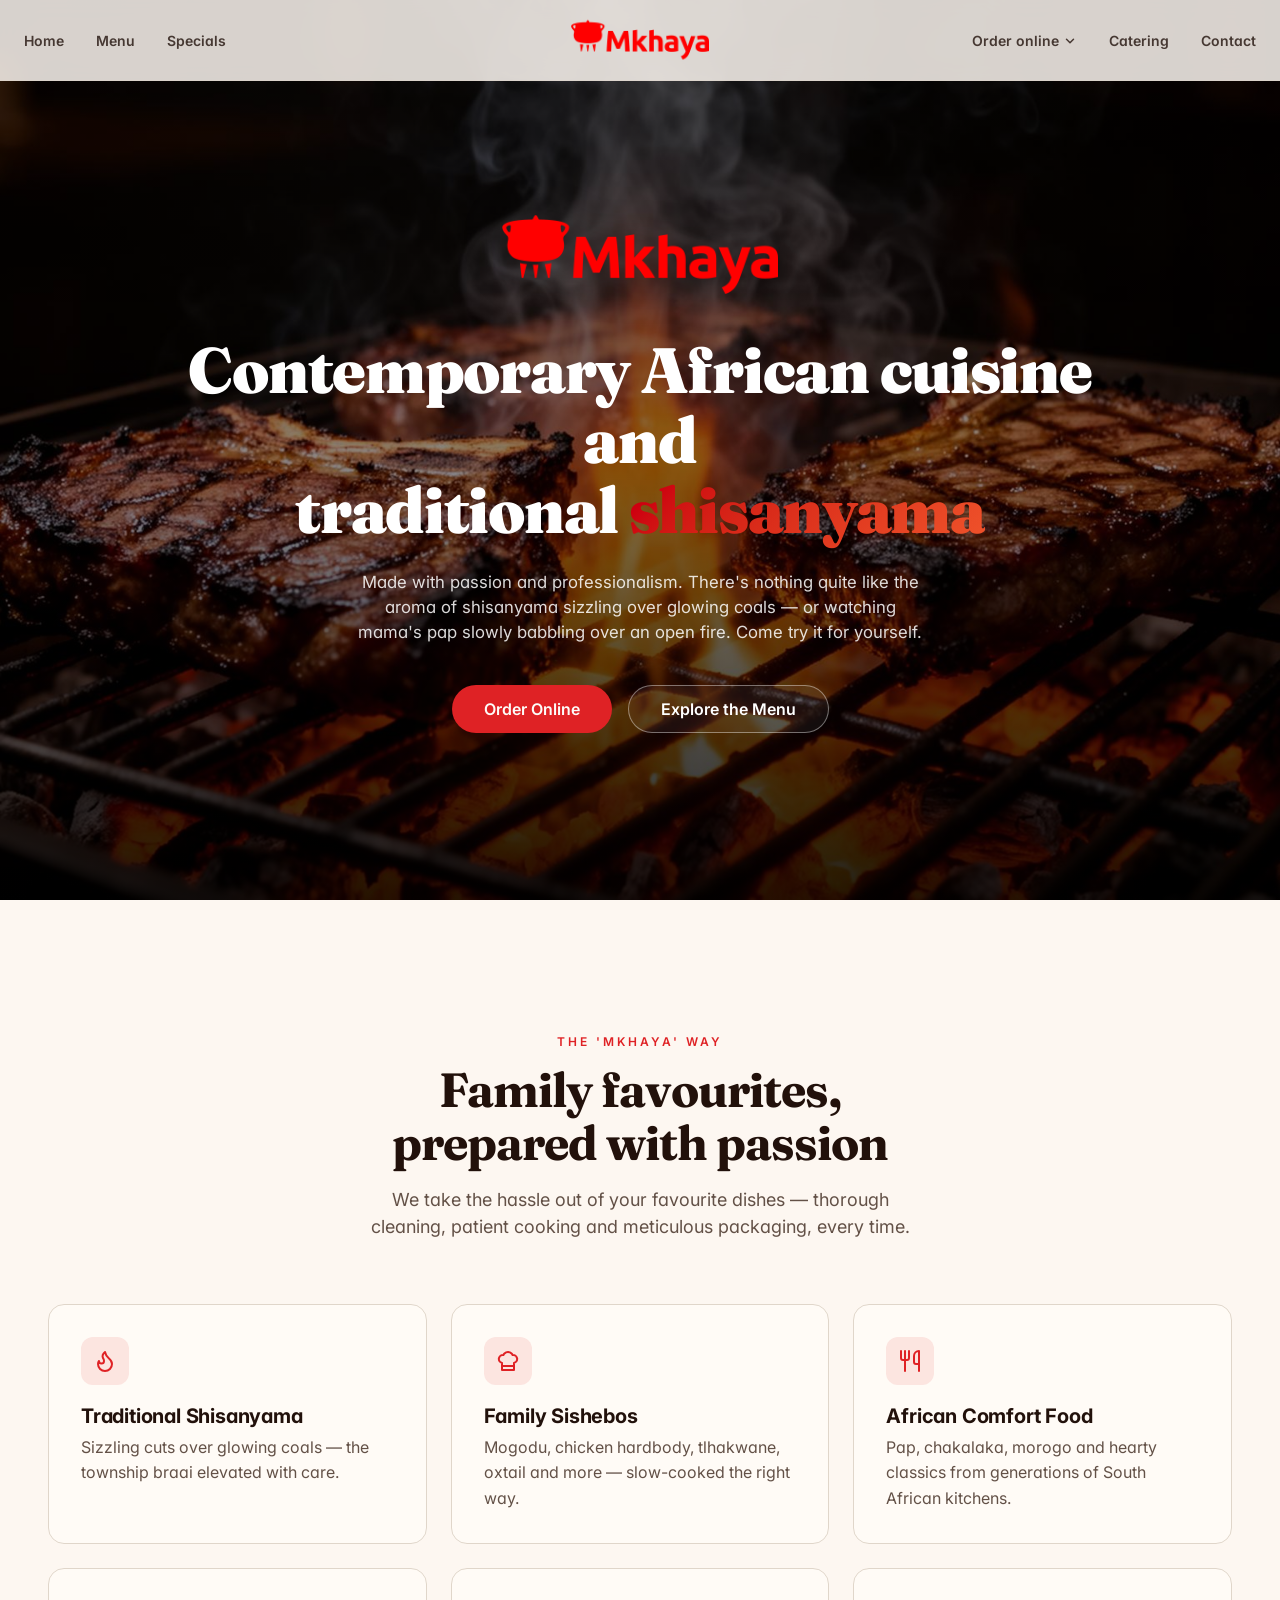
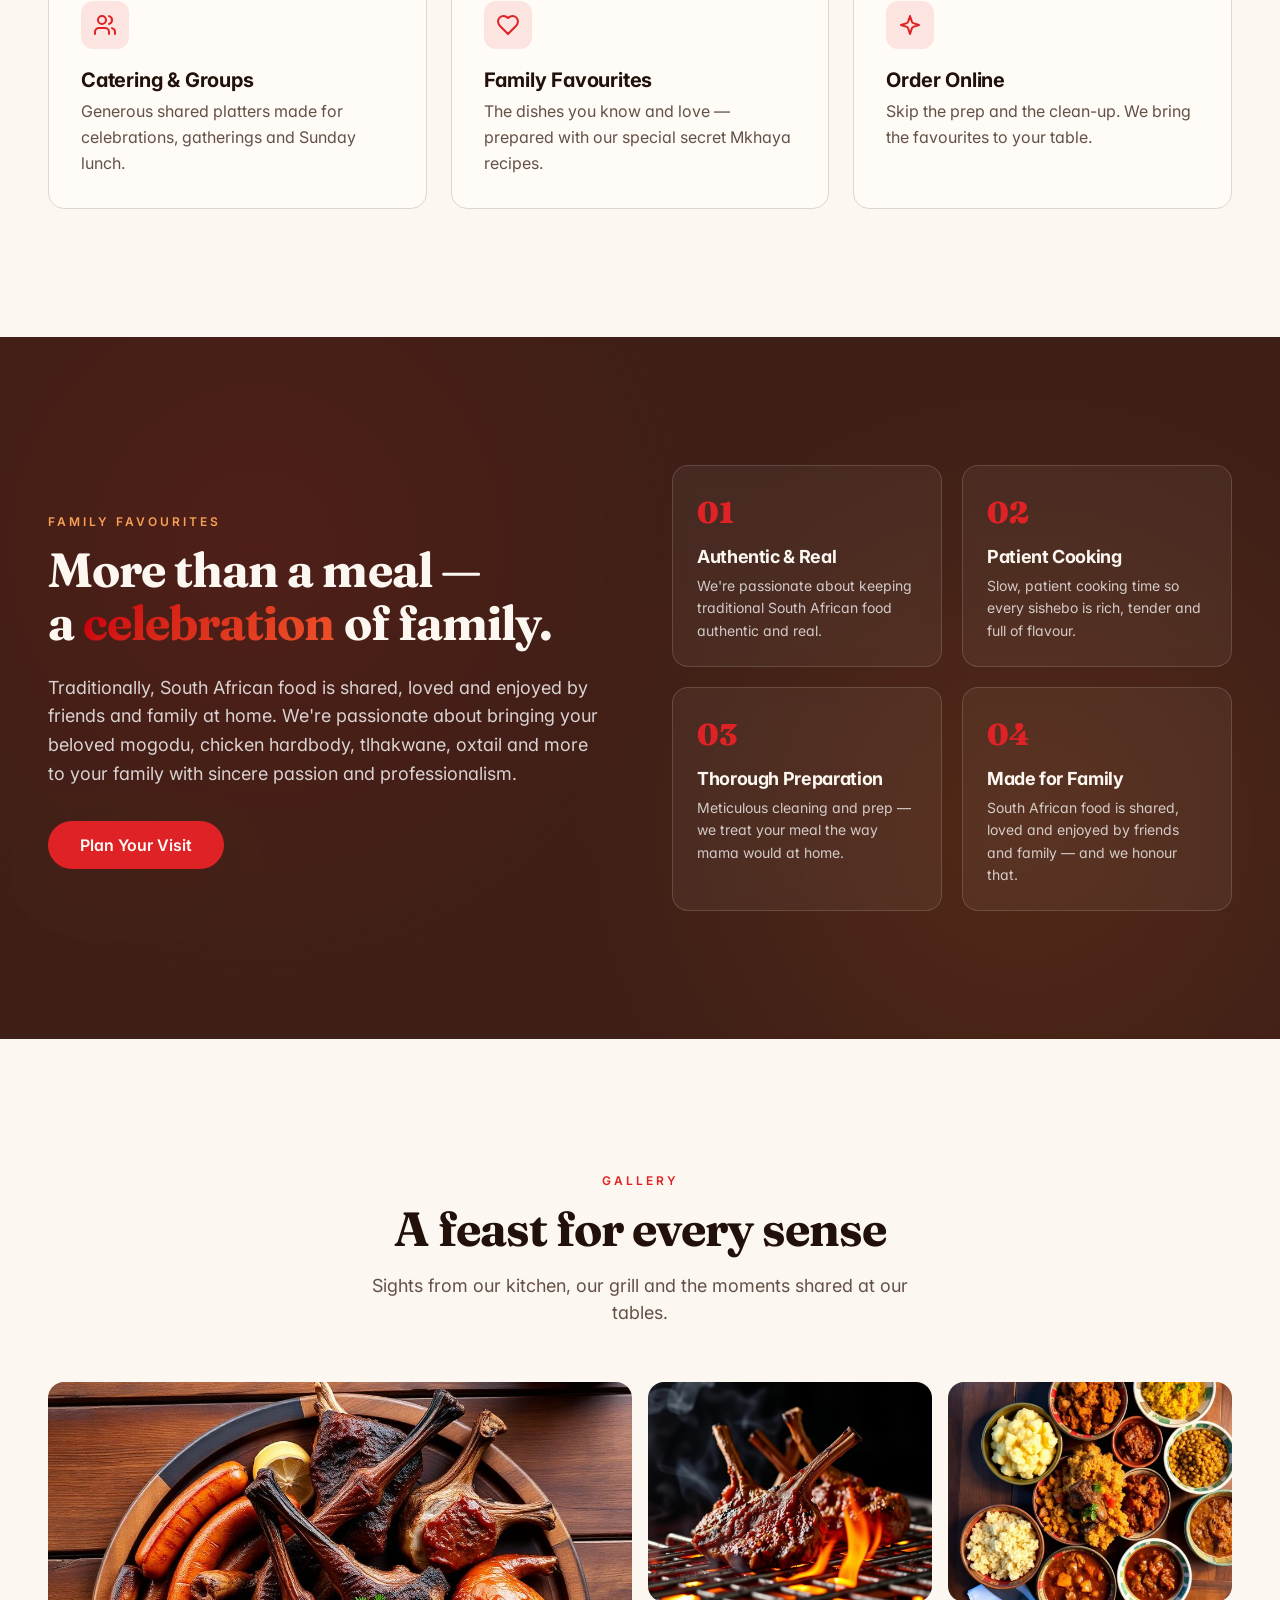
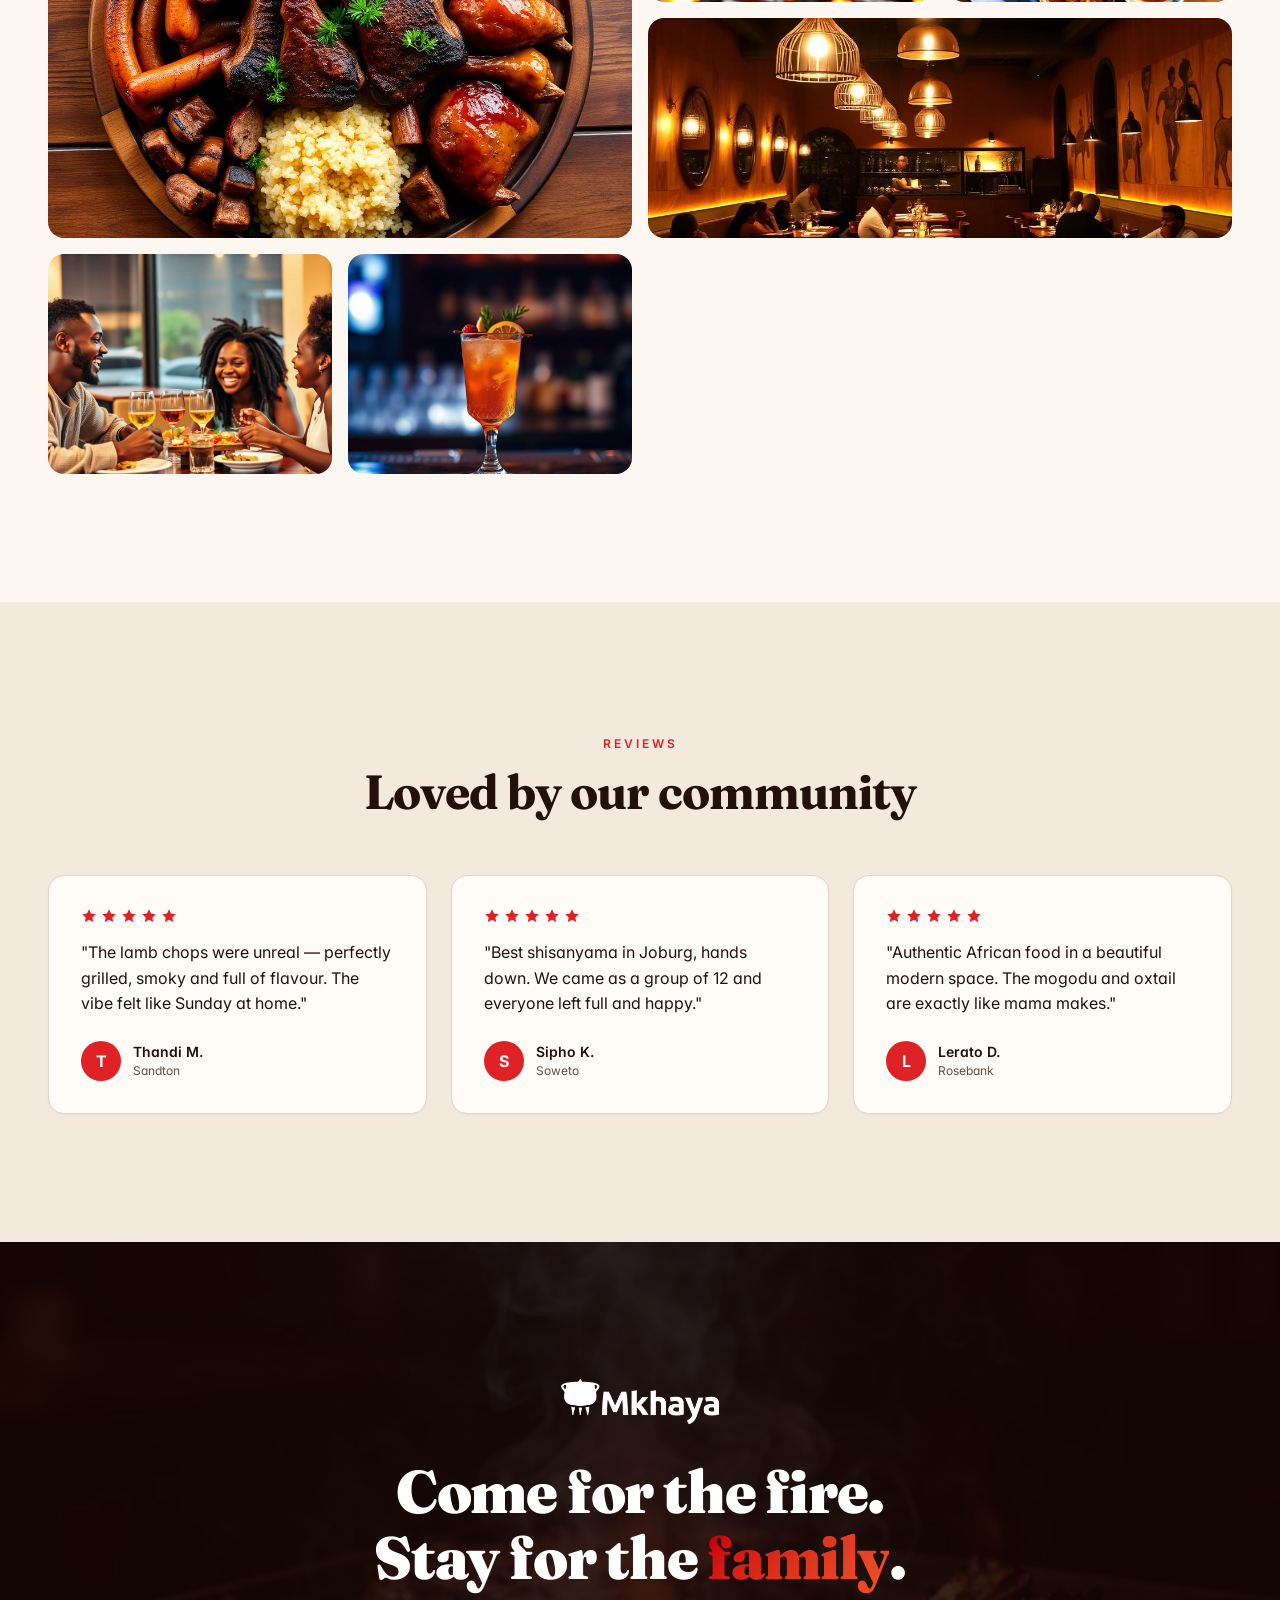
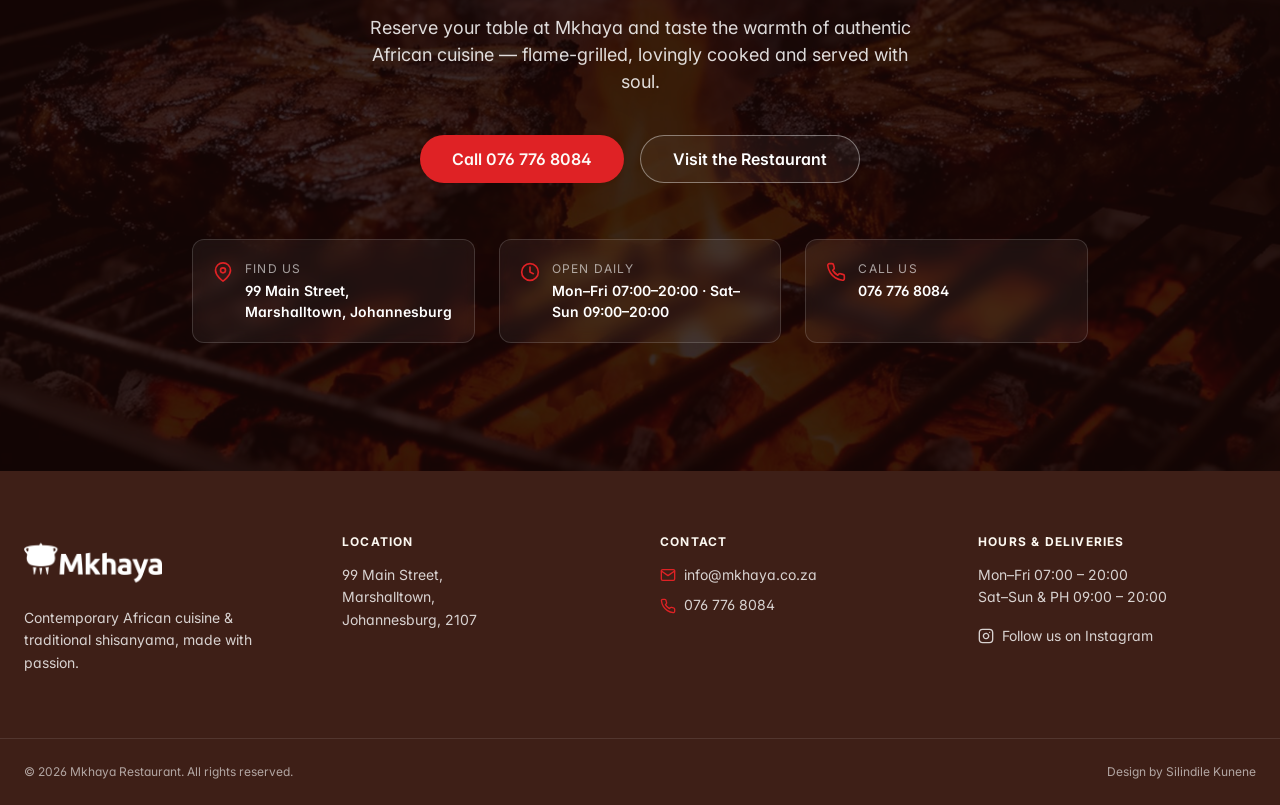
<file: index.html>
<!doctype html>
<html lang="en">
<head>
<meta charset="utf-8" />
<meta name="viewport" content="width=device-width, initial-scale=1" />
<title>Mkhaya African Cuisine & Grill — Authentic Shisanyama in Johannesburg</title>
<meta name="description" content="Contemporary African cuisine and traditional shisanyama made with passion and professionalism. Marshalltown, Johannesburg." />
<meta property="og:title" content="Mkhaya African Cuisine & Grill" />
<meta property="og:description" content="Authentic shisanyama and family favourites in Marshalltown, Johannesburg." />
<meta property="og:type" content="website" />
<meta property="og:url" content="https://mkhaya-flavor-fusion.lovable.app/" />
<meta property="og:image" content="https://mkhaya-flavor-fusion.lovable.app/images/hero.jpg" />
<meta name="twitter:card" content="summary_large_image" />
<meta name="twitter:title" content="Mkhaya African Cuisine & Grill — Authentic Shisanyama in Johannesburg" />
<meta name="twitter:description" content="Contemporary African cuisine and traditional shisanyama made with passion and professionalism. Marshalltown, Johannesburg." />
<meta name="twitter:image" content="https://mkhaya-flavor-fusion.lovable.app/images/hero.jpg" />
<link rel="canonical" href="https://mkhaya-flavor-fusion.lovable.app/" />
<link rel="icon" href="images/logo.png" />
<link rel="preconnect" href="https://fonts.googleapis.com" />
<link rel="preconnect" href="https://fonts.gstatic.com" crossorigin />
<link rel="stylesheet" href="https://fonts.googleapis.com/css2?family=Fraunces:opsz,wght@9..144,500;9..144,700;9..144,900&family=Inter:wght@400;500;600;700&display=swap" />
<link rel="stylesheet" href="styles.css" />
</head>
<body>

<!-- ============== HEADER ============== -->
<header class="header">
  <nav class="nav" aria-label="Primary">
    <div class="nav-side">
      <a class="nav-link" href="index.html">Home</a>
      <a class="nav-link" href="menu.html">Menu</a>
      <a class="nav-link" href="specials.html">Specials</a>
    </div>
    <a class="nav-logo" href="index.html" aria-label="Mkhaya home">
      <img src="images/logo.png" alt="Mkhaya African Cuisine & Grill" />
    </a>
    <div class="nav-side right">
      <div class="dropdown">
        <button class="dropdown-toggle" aria-haspopup="true" aria-expanded="false">
          Order online
          <svg class="chev" viewBox="0 0 24 24" fill="none" stroke="currentColor" stroke-width="2.5" stroke-linecap="round" stroke-linejoin="round"><polyline points="6 9 12 15 18 9"/></svg>
        </button>
        <div class="dropdown-menu">
          <div class="dropdown-inner">
            <a href="https://www.ubereats.com/" target="_blank" rel="noopener">Uber Eats <span>↗</span></a>
            <a href="https://mrdfood.com/" target="_blank" rel="noopener">Mr D Food <span>↗</span></a>
          </div>
        </div>
      </div>
      <a class="nav-link" href="catering.html">Catering</a>
      <a class="nav-link" href="contact.html">Contact</a>
    </div>
    <button class="hamburger" aria-label="Menu" aria-expanded="false"><span></span><span></span><span></span></button>
  </nav>
  <div class="mobile-menu">
    <a href="index.html">Home</a>
    <a href="menu.html">Menu</a>
    <a href="specials.html">Specials</a>
    <div class="dropdown">
      <button class="dropdown-toggle no-close">Order online <svg class="chev" viewBox="0 0 24 24" fill="none" stroke="currentColor" stroke-width="2.5" stroke-linecap="round" stroke-linejoin="round"><polyline points="6 9 12 15 18 9"/></svg></button>
      <div class="dropdown-menu-mobile">
        <a href="https://www.ubereats.com/" target="_blank" rel="noopener">Uber Eats</a>
        <a href="https://mrdfood.com/" target="_blank" rel="noopener">Mr D Food</a>
      </div>
    </div>
    <a href="catering.html">Catering</a>
    <a href="contact.html">Contact</a>
  </div>
</header>

<main class="page-enter no-pad">

  <!-- ============== HERO ============== -->
  <section class="hero" id="top">
    <img class="hero-bg" src="images/hero.jpg" alt="Flame-grilled shisanyama" />
    <div class="hero-overlay"></div>
    <div class="hero-inner">
      <img class="hero-logo" src="images/logo.png" alt="Mkhaya" />
      <h1>Contemporary African cuisine and<br />traditional <span class="text-gradient-ember">shisanyama</span></h1>
      <p>Made with passion and professionalism. There's nothing quite like the aroma of shisanyama sizzling over glowing coals — or watching mama's pap slowly babbling over an open fire. Come try it for yourself.</p>
      <div class="hero-cta">
        <a class="btn btn-accent" href="#cta">Order Online</a>
        <a class="btn btn-outline" href="#services">Explore the Menu</a>
      </div>
    </div>
  </section>

  <!-- ============== SERVICES ============== -->
  <section id="services">
    <div class="container">
      <div class="section-head reveal">
        <span class="eyebrow">The 'Mkhaya' way</span>
        <h2>Family favourites, prepared with passion</h2>
        <p>We take the hassle out of your favourite dishes — thorough cleaning, patient cooking and meticulous packaging, every time.</p>
      </div>
      <div class="cards-grid">
        <div class="card reveal reveal-delay-1">
          <div class="card-icon"><svg width="24" height="24" viewBox="0 0 24 24" fill="none" stroke="currentColor" stroke-width="2" stroke-linecap="round" stroke-linejoin="round"><path d="M8.5 14.5A2.5 2.5 0 0 0 11 12c0-1.38-.5-2-1-3-1.072-2.143-.224-4.054 2-6 .5 2.5 2 4.9 4 6.5 2 1.6 3 3.5 3 5.5a7 7 0 1 1-14 0c0-1.153.433-2.294 1-3a2.5 2.5 0 0 0 2.5 2.5z"/></svg></div>
          <h3>Traditional Shisanyama</h3>
          <p>Sizzling cuts over glowing coals — the township braai elevated with care.</p>
        </div>
        <div class="card reveal reveal-delay-2">
          <div class="card-icon"><svg width="24" height="24" viewBox="0 0 24 24" fill="none" stroke="currentColor" stroke-width="2" stroke-linecap="round" stroke-linejoin="round"><path d="M6 13.87A4 4 0 0 1 7.41 6a5.11 5.11 0 0 1 1.05-1.54 5 5 0 0 1 7.08 0A5.11 5.11 0 0 1 16.59 6 4 4 0 0 1 18 13.87V21H6Z"/><line x1="6" y1="17" x2="18" y2="17"/></svg></div>
          <h3>Family Sishebos</h3>
          <p>Mogodu, chicken hardbody, tlhakwane, oxtail and more — slow-cooked the right way.</p>
        </div>
        <div class="card reveal reveal-delay-3">
          <div class="card-icon"><svg width="24" height="24" viewBox="0 0 24 24" fill="none" stroke="currentColor" stroke-width="2" stroke-linecap="round" stroke-linejoin="round"><path d="M3 2v7c0 1.1.9 2 2 2h4a2 2 0 0 0 2-2V2"/><path d="M7 2v20"/><path d="M21 15V2v0a5 5 0 0 0-5 5v6c0 1.1.9 2 2 2h3Zm0 0v7"/></svg></div>
          <h3>African Comfort Food</h3>
          <p>Pap, chakalaka, morogo and hearty classics from generations of South African kitchens.</p>
        </div>
        <div class="card reveal reveal-delay-1">
          <div class="card-icon"><svg width="24" height="24" viewBox="0 0 24 24" fill="none" stroke="currentColor" stroke-width="2" stroke-linecap="round" stroke-linejoin="round"><path d="M16 21v-2a4 4 0 0 0-4-4H6a4 4 0 0 0-4 4v2"/><circle cx="9" cy="7" r="4"/><path d="M22 21v-2a4 4 0 0 0-3-3.87"/><path d="M16 3.13a4 4 0 0 1 0 7.75"/></svg></div>
          <h3>Catering & Groups</h3>
          <p>Generous shared platters made for celebrations, gatherings and Sunday lunch.</p>
        </div>
        <div class="card reveal reveal-delay-2">
          <div class="card-icon"><svg width="24" height="24" viewBox="0 0 24 24" fill="none" stroke="currentColor" stroke-width="2" stroke-linecap="round" stroke-linejoin="round"><path d="M19 14c1.49-1.46 3-3.21 3-5.5A5.5 5.5 0 0 0 16.5 3c-1.76 0-3 .5-4.5 2-1.5-1.5-2.74-2-4.5-2A5.5 5.5 0 0 0 2 8.5c0 2.3 1.5 4.05 3 5.5l7 7Z"/></svg></div>
          <h3>Family Favourites</h3>
          <p>The dishes you know and love — prepared with our special secret Mkhaya recipes.</p>
        </div>
        <div class="card reveal reveal-delay-3">
          <div class="card-icon"><svg width="24" height="24" viewBox="0 0 24 24" fill="none" stroke="currentColor" stroke-width="2" stroke-linecap="round" stroke-linejoin="round"><path d="m12 3-1.9 5.8a2 2 0 0 1-1.3 1.3L3 12l5.8 1.9a2 2 0 0 1 1.3 1.3L12 21l1.9-5.8a2 2 0 0 1 1.3-1.3L21 12l-5.8-1.9a2 2 0 0 1-1.3-1.3Z"/></svg></div>
          <h3>Order Online</h3>
          <p>Skip the prep and the clean-up. We bring the favourites to your table.</p>
        </div>
      </div>
    </div>
  </section>

  <!-- ============== WHY US ============== -->
  <section class="why" id="why">
    <div class="why-bg"></div>
    <div class="container" style="position:relative">
      <div class="why-grid">
        <div class="why-text reveal">
          <span class="eyebrow">Family favourites</span>
          <h2>More than a meal —<br />a <span class="text-gradient-ember">celebration</span> of family.</h2>
          <p>Traditionally, South African food is shared, loved and enjoyed by friends and family at home. We're passionate about bringing your beloved mogodu, chicken hardbody, tlhakwane, oxtail and more to your family with sincere passion and professionalism.</p>
          <a class="btn btn-accent" style="margin-top:2rem" href="#cta">Plan Your Visit</a>
        </div>
        <div class="why-points">
          <div class="why-point reveal reveal-delay-1"><div class="num">01</div><h3>Authentic & Real</h3><p>We're passionate about keeping traditional South African food authentic and real.</p></div>
          <div class="why-point reveal reveal-delay-2"><div class="num">02</div><h3>Patient Cooking</h3><p>Slow, patient cooking time so every sishebo is rich, tender and full of flavour.</p></div>
          <div class="why-point reveal reveal-delay-3"><div class="num">03</div><h3>Thorough Preparation</h3><p>Meticulous cleaning and prep — we treat your meal the way mama would at home.</p></div>
          <div class="why-point reveal reveal-delay-1"><div class="num">04</div><h3>Made for Family</h3><p>South African food is shared, loved and enjoyed by friends and family — and we honour that.</p></div>
        </div>
      </div>
    </div>
  </section>

  <!-- ============== GALLERY ============== -->
  <section id="gallery">
    <div class="container">
      <div class="section-head reveal">
        <span class="eyebrow">Gallery</span>
        <h2>A feast for every sense</h2>
        <p>Sights from our kitchen, our grill and the moments shared at our tables.</p>
      </div>
      <div class="gallery-grid">
        <div class="gallery-item span-2x2 reveal reveal-delay-1"><img src="images/gallery-1.jpg" alt="Shisanyama grilled meat platter" loading="lazy" /></div>
        <div class="gallery-item reveal reveal-delay-2"><img src="images/gallery-3.jpg" alt="Flame-grilled lamb chops" loading="lazy" /></div>
        <div class="gallery-item reveal reveal-delay-3"><img src="images/gallery-4.jpg" alt="African buffet spread" loading="lazy" /></div>
        <div class="gallery-item span-2 reveal reveal-delay-1"><img src="images/gallery-2.jpg" alt="Warm restaurant interior" loading="lazy" /></div>
        <div class="gallery-item reveal reveal-delay-2"><img src="images/gallery-5.jpg" alt="Family dining at Mkhaya" loading="lazy" /></div>
        <div class="gallery-item reveal reveal-delay-3"><img src="images/gallery-6.jpg" alt="Signature dish" loading="lazy" /></div>
      </div>
    </div>
  </section>

  <!-- ============== REVIEWS ============== -->
  <section class="reviews-section" id="reviews">
    <div class="container">
      <div class="section-head reveal">
        <span class="eyebrow">Reviews</span>
        <h2>Loved by our community</h2>
      </div>
      <div class="reviews-grid">
        <figure class="review reveal reveal-delay-1">
          <div class="stars" aria-label="5 out of 5 stars">
            <svg viewBox="0 0 24 24" fill="currentColor"><polygon points="12 2 15.09 8.26 22 9.27 17 14.14 18.18 21.02 12 17.77 5.82 21.02 7 14.14 2 9.27 8.91 8.26 12 2"/></svg>
            <svg viewBox="0 0 24 24" fill="currentColor"><polygon points="12 2 15.09 8.26 22 9.27 17 14.14 18.18 21.02 12 17.77 5.82 21.02 7 14.14 2 9.27 8.91 8.26 12 2"/></svg>
            <svg viewBox="0 0 24 24" fill="currentColor"><polygon points="12 2 15.09 8.26 22 9.27 17 14.14 18.18 21.02 12 17.77 5.82 21.02 7 14.14 2 9.27 8.91 8.26 12 2"/></svg>
            <svg viewBox="0 0 24 24" fill="currentColor"><polygon points="12 2 15.09 8.26 22 9.27 17 14.14 18.18 21.02 12 17.77 5.82 21.02 7 14.14 2 9.27 8.91 8.26 12 2"/></svg>
            <svg viewBox="0 0 24 24" fill="currentColor"><polygon points="12 2 15.09 8.26 22 9.27 17 14.14 18.18 21.02 12 17.77 5.82 21.02 7 14.14 2 9.27 8.91 8.26 12 2"/></svg>
          </div>
          <blockquote>"The lamb chops were unreal — perfectly grilled, smoky and full of flavour. The vibe felt like Sunday at home."</blockquote>
          <figcaption>
            <div class="review-avatar">T</div>
            <div><div class="review-name">Thandi M.</div><div class="review-role">Sandton</div></div>
          </figcaption>
        </figure>
        <figure class="review reveal reveal-delay-2">
          <div class="stars" aria-label="5 out of 5 stars">
            <svg viewBox="0 0 24 24" fill="currentColor"><polygon points="12 2 15.09 8.26 22 9.27 17 14.14 18.18 21.02 12 17.77 5.82 21.02 7 14.14 2 9.27 8.91 8.26 12 2"/></svg>
            <svg viewBox="0 0 24 24" fill="currentColor"><polygon points="12 2 15.09 8.26 22 9.27 17 14.14 18.18 21.02 12 17.77 5.82 21.02 7 14.14 2 9.27 8.91 8.26 12 2"/></svg>
            <svg viewBox="0 0 24 24" fill="currentColor"><polygon points="12 2 15.09 8.26 22 9.27 17 14.14 18.18 21.02 12 17.77 5.82 21.02 7 14.14 2 9.27 8.91 8.26 12 2"/></svg>
            <svg viewBox="0 0 24 24" fill="currentColor"><polygon points="12 2 15.09 8.26 22 9.27 17 14.14 18.18 21.02 12 17.77 5.82 21.02 7 14.14 2 9.27 8.91 8.26 12 2"/></svg>
            <svg viewBox="0 0 24 24" fill="currentColor"><polygon points="12 2 15.09 8.26 22 9.27 17 14.14 18.18 21.02 12 17.77 5.82 21.02 7 14.14 2 9.27 8.91 8.26 12 2"/></svg>
          </div>
          <blockquote>"Best shisanyama in Joburg, hands down. We came as a group of 12 and everyone left full and happy."</blockquote>
          <figcaption>
            <div class="review-avatar">S</div>
            <div><div class="review-name">Sipho K.</div><div class="review-role">Soweto</div></div>
          </figcaption>
        </figure>
        <figure class="review reveal reveal-delay-3">
          <div class="stars" aria-label="5 out of 5 stars">
            <svg viewBox="0 0 24 24" fill="currentColor"><polygon points="12 2 15.09 8.26 22 9.27 17 14.14 18.18 21.02 12 17.77 5.82 21.02 7 14.14 2 9.27 8.91 8.26 12 2"/></svg>
            <svg viewBox="0 0 24 24" fill="currentColor"><polygon points="12 2 15.09 8.26 22 9.27 17 14.14 18.18 21.02 12 17.77 5.82 21.02 7 14.14 2 9.27 8.91 8.26 12 2"/></svg>
            <svg viewBox="0 0 24 24" fill="currentColor"><polygon points="12 2 15.09 8.26 22 9.27 17 14.14 18.18 21.02 12 17.77 5.82 21.02 7 14.14 2 9.27 8.91 8.26 12 2"/></svg>
            <svg viewBox="0 0 24 24" fill="currentColor"><polygon points="12 2 15.09 8.26 22 9.27 17 14.14 18.18 21.02 12 17.77 5.82 21.02 7 14.14 2 9.27 8.91 8.26 12 2"/></svg>
            <svg viewBox="0 0 24 24" fill="currentColor"><polygon points="12 2 15.09 8.26 22 9.27 17 14.14 18.18 21.02 12 17.77 5.82 21.02 7 14.14 2 9.27 8.91 8.26 12 2"/></svg>
          </div>
          <blockquote>"Authentic African food in a beautiful modern space. The mogodu and oxtail are exactly like mama makes."</blockquote>
          <figcaption>
            <div class="review-avatar">L</div>
            <div><div class="review-name">Lerato D.</div><div class="review-role">Rosebank</div></div>
          </figcaption>
        </figure>
      </div>
    </div>
  </section>

  <!-- ============== CTA ============== -->
  <section class="cta" id="cta">
    <img class="cta-bg" src="images/hero.jpg" alt="" loading="lazy" />
    <div class="cta-overlay"></div>
    <div class="container">
      <div class="cta-inner">
        <img class="logo" src="images/logo.png" alt="Mkhaya" style="filter:brightness(0) invert(1)" />
        <h2>Come for the fire.<br />Stay for the <span class="text-gradient-ember">family</span>.</h2>
        <p>Reserve your table at Mkhaya and taste the warmth of authentic African cuisine — flame-grilled, lovingly cooked and served with soul.</p>
        <div style="margin-top:2.5rem;display:flex;gap:1rem;justify-content:center;flex-wrap:wrap">
          <a class="btn btn-accent" href="tel:+27767768084">Call 076 776 8084</a>
          <a class="btn btn-outline" href="contact.html">Visit the Restaurant</a>
        </div>
        <div class="cta-info" id="contact">
          <div class="cta-info-item"><svg viewBox="0 0 24 24" fill="none" stroke="currentColor" stroke-width="2" stroke-linecap="round" stroke-linejoin="round"><path d="M21 10c0 7-9 13-9 13s-9-6-9-13a9 9 0 0 1 18 0z"/><circle cx="12" cy="10" r="3"/></svg><div><div class="lab">Find us</div><div class="val">99 Main Street, Marshalltown, Johannesburg</div></div></div>
          <div class="cta-info-item"><svg viewBox="0 0 24 24" fill="none" stroke="currentColor" stroke-width="2" stroke-linecap="round" stroke-linejoin="round"><circle cx="12" cy="12" r="10"/><polyline points="12 6 12 12 16 14"/></svg><div><div class="lab">Open daily</div><div class="val">Mon–Fri 07:00–20:00 · Sat–Sun 09:00–20:00</div></div></div>
          <div class="cta-info-item"><svg viewBox="0 0 24 24" fill="none" stroke="currentColor" stroke-width="2" stroke-linecap="round" stroke-linejoin="round"><path d="M22 16.92v3a2 2 0 0 1-2.18 2 19.79 19.79 0 0 1-8.63-3.07 19.5 19.5 0 0 1-6-6 19.79 19.79 0 0 1-3.07-8.67A2 2 0 0 1 4.11 2h3a2 2 0 0 1 2 1.72 12.84 12.84 0 0 0 .7 2.81 2 2 0 0 1-.45 2.11L8.09 9.91a16 16 0 0 0 6 6l1.27-1.27a2 2 0 0 1 2.11-.45 12.84 12.84 0 0 0 2.81.7A2 2 0 0 1 22 16.92z"/></svg><div><div class="lab">Call us</div><div class="val">076 776 8084</div></div></div>
        </div>
      </div>
    </div>
  </section>

</main>

<!-- ============== FOOTER ============== -->
<footer class="footer">
  <div class="container">
    <div class="footer-grid">
      <div>
        <img class="logo-img" src="images/logo.png" alt="Mkhaya" />
        <p style="margin-top:1rem">Contemporary African cuisine & traditional shisanyama, made with passion.</p>
      </div>
      <div>
        <h4>Location</h4>
        <p>99 Main Street,<br />Marshalltown,<br />Johannesburg, 2107</p>
      </div>
      <div>
        <h4>Contact</h4>
        <p class="info-line"><svg viewBox="0 0 24 24" fill="none" stroke="currentColor" stroke-width="2" stroke-linecap="round" stroke-linejoin="round"><path d="M4 4h16c1.1 0 2 .9 2 2v12c0 1.1-.9 2-2 2H4c-1.1 0-2-.9-2-2V6c0-1.1.9-2 2-2z"/><polyline points="22,6 12,13 2,6"/></svg><span>info@mkhaya.co.za</span></p>
        <p class="info-line"><svg viewBox="0 0 24 24" fill="none" stroke="currentColor" stroke-width="2" stroke-linecap="round" stroke-linejoin="round"><path d="M22 16.92v3a2 2 0 0 1-2.18 2 19.79 19.79 0 0 1-8.63-3.07 19.5 19.5 0 0 1-6-6 19.79 19.79 0 0 1-3.07-8.67A2 2 0 0 1 4.11 2h3a2 2 0 0 1 2 1.72 12.84 12.84 0 0 0 .7 2.81 2 2 0 0 1-.45 2.11L8.09 9.91a16 16 0 0 0 6 6l1.27-1.27a2 2 0 0 1 2.11-.45 12.84 12.84 0 0 0 2.81.7A2 2 0 0 1 22 16.92z"/></svg><span>076 776 8084</span></p>
      </div>
      <div>
        <h4>Hours & Deliveries</h4>
        <p>Mon–Fri 07:00 – 20:00</p>
        <p>Sat–Sun & PH 09:00 – 20:00</p>
        <a class="ig" href="https://instagram.com" target="_blank" rel="noopener"><svg width="16" height="16" viewBox="0 0 24 24" fill="none" stroke="currentColor" stroke-width="2" stroke-linecap="round" stroke-linejoin="round"><rect x="2" y="2" width="20" height="20" rx="5" ry="5"/><path d="M16 11.37A4 4 0 1 1 12.63 8 4 4 0 0 1 16 11.37z"/><line x1="17.5" y1="6.5" x2="17.51" y2="6.5"/></svg> Follow us on Instagram</a>
      </div>
    </div>
  </div>
  <div class="footer-bottom">
    <div class="container">
      <div class="row">
        <span>© 2026 Mkhaya Restaurant. All rights reserved.</span>
        <span>Design by Silindile Kunene</span>
      </div>
    </div>
  </div>
</footer>

<script src="main.js"></script>
</body>
</html>
</file>
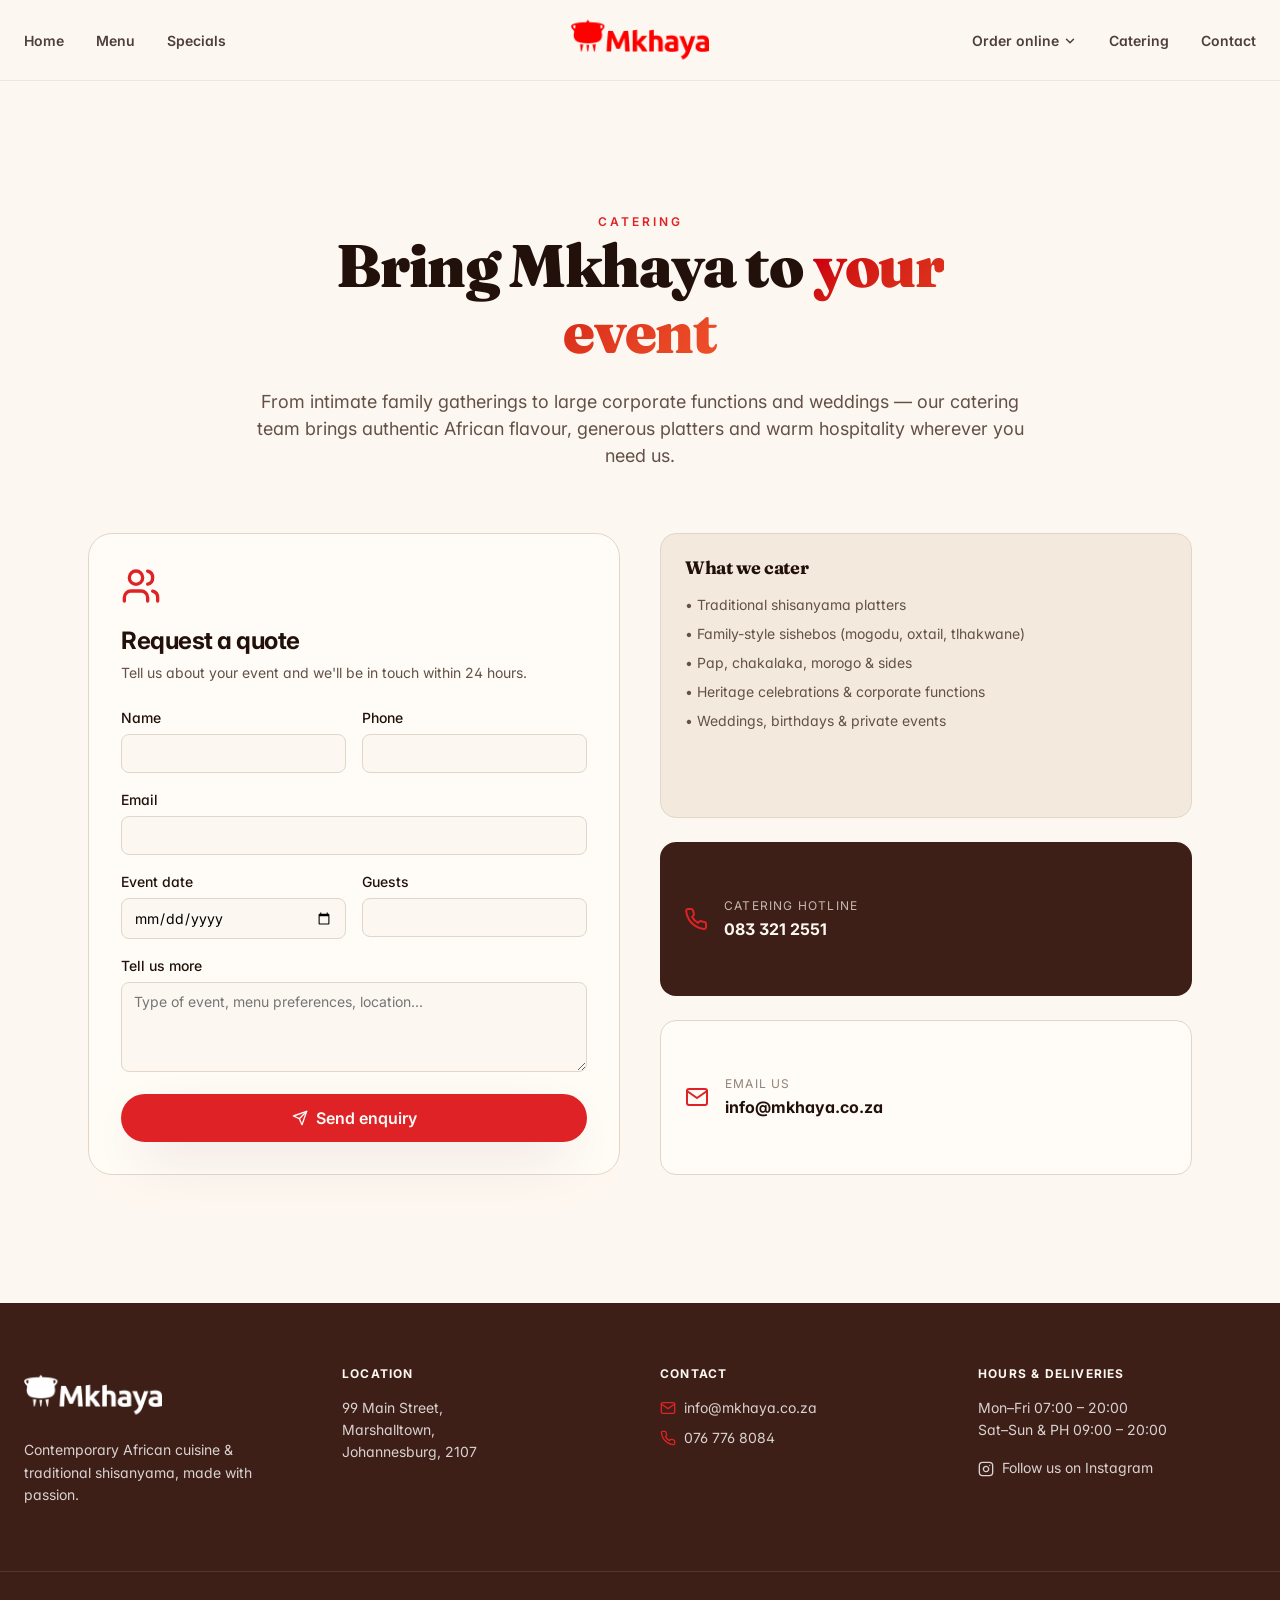
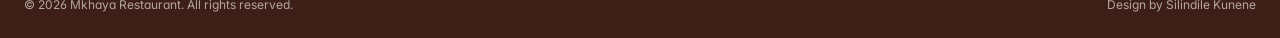
<file: catering.html>
<!doctype html>
<html lang="en">
<head>
<meta charset="utf-8" />
<meta name="viewport" content="width=device-width, initial-scale=1" />
<title>Catering — Mkhaya African Cuisine & Grill | Johannesburg</title>
<meta name="description" content="Authentic African catering for weddings, corporate events and family celebrations in Johannesburg. Shisanyama platters and family favourites." />
<meta property="og:title" content="Catering — Mkhaya African Cuisine & Grill | Johannesburg" />
<meta property="og:description" content="Authentic African catering for weddings, corporate events and family celebrations in Johannesburg. Shisanyama platters and family favourites." />
<meta property="og:type" content="website" />
<meta property="og:image" content="images/logo.png" />
<meta property="og:url" content="https://mkhaya-flavor-fusion.lovable.app/catering" />
<meta property="og:image" content="https://mkhaya-flavor-fusion.lovable.app/images/hero.jpg" />
<meta name="twitter:card" content="summary_large_image" />
<meta name="twitter:title" content="Catering — Mkhaya African Cuisine & Grill | Johannesburg" />
<meta name="twitter:description" content="Authentic African catering for weddings, corporate events and family celebrations in Johannesburg." />
<meta name="twitter:image" content="https://mkhaya-flavor-fusion.lovable.app/images/hero.jpg" />
<link rel="canonical" href="https://mkhaya-flavor-fusion.lovable.app/catering" />
<link rel="icon" href="images/logo.png" />
<link rel="preconnect" href="https://fonts.googleapis.com" />
<link rel="preconnect" href="https://fonts.gstatic.com" crossorigin />
<link rel="stylesheet" href="https://fonts.googleapis.com/css2?family=Fraunces:opsz,wght@9..144,500;9..144,700;9..144,900&family=Inter:wght@400;500;600;700&display=swap" />
<link rel="stylesheet" href="styles.css" />
</head>
<body>

<!-- ============== HEADER ============== -->
<header class="header">
  <nav class="nav" aria-label="Primary">
    <div class="nav-side">
      <a class="nav-link" href="index.html">Home</a>
      <a class="nav-link" href="menu.html">Menu</a>
      <a class="nav-link" href="specials.html">Specials</a>
    </div>
    <a class="nav-logo" href="index.html" aria-label="Mkhaya home">
      <img src="images/logo.png" alt="Mkhaya African Cuisine & Grill" />
    </a>
    <div class="nav-side right">
      <div class="dropdown">
        <button class="dropdown-toggle" aria-haspopup="true" aria-expanded="false">
          Order online
          <svg class="chev" viewBox="0 0 24 24" fill="none" stroke="currentColor" stroke-width="2.5" stroke-linecap="round" stroke-linejoin="round"><polyline points="6 9 12 15 18 9"/></svg>
        </button>
        <div class="dropdown-menu">
          <div class="dropdown-inner">
            <a href="https://www.ubereats.com/" target="_blank" rel="noopener">Uber Eats <span>↗</span></a>
            <a href="https://mrdfood.com/" target="_blank" rel="noopener">Mr D Food <span>↗</span></a>
          </div>
        </div>
      </div>
      <a class="nav-link" href="catering.html">Catering</a>
      <a class="nav-link" href="contact.html">Contact</a>
    </div>
    <button class="hamburger" aria-label="Menu" aria-expanded="false"><span></span><span></span><span></span></button>
  </nav>
  <div class="mobile-menu">
    <a href="index.html">Home</a>
    <a href="menu.html">Menu</a>
    <a href="specials.html">Specials</a>
    <div class="dropdown">
      <button class="dropdown-toggle no-close">Order online <svg class="chev" viewBox="0 0 24 24" fill="none" stroke="currentColor" stroke-width="2.5" stroke-linecap="round" stroke-linejoin="round"><polyline points="6 9 12 15 18 9"/></svg></button>
      <div class="dropdown-menu-mobile">
        <a href="https://www.ubereats.com/" target="_blank" rel="noopener">Uber Eats</a>
        <a href="https://mrdfood.com/" target="_blank" rel="noopener">Mr D Food</a>
      </div>
    </div>
    <a href="catering.html">Catering</a>
    <a href="contact.html">Contact</a>
  </div>
</header>

<main class="page-enter">

  <section class="page-section">
    <div class="container-md">
      <div class="page-head">
        <span class="eyebrow">Catering</span>
        <h1>Bring Mkhaya to <span class="text-gradient-ember">your event</span></h1>
        <p>From intimate family gatherings to large corporate functions and weddings — our catering team brings authentic African flavour, generous platters and warm hospitality wherever you need us.</p>
      </div>

      <div class="catering-grid">
        <div class="cat-form-card">
          <svg class="head-icon" viewBox="0 0 24 24" fill="none" stroke="currentColor" stroke-width="2" stroke-linecap="round" stroke-linejoin="round"><path d="M16 21v-2a4 4 0 0 0-4-4H6a4 4 0 0 0-4 4v2"/><circle cx="9" cy="7" r="4"/><path d="M22 21v-2a4 4 0 0 0-3-3.87"/><path d="M16 3.13a4 4 0 0 1 0 7.75"/></svg>
          <h2>Request a quote</h2>
          <p class="muted" style="margin-top:.5rem;font-size:.875rem">Tell us about your event and we'll be in touch within 24 hours.</p>
          <form id="catering-form" style="margin-top:1.5rem;display:grid;gap:1rem">
            <div class="form-row cols-2">
              <div class="form-field"><label for="name">Name</label><input id="name" name="name" required /></div>
              <div class="form-field"><label for="phone">Phone</label><input id="phone" name="phone" type="tel" required /></div>
            </div>
            <div class="form-field"><label for="email">Email</label><input id="email" name="email" type="email" required /></div>
            <div class="form-row cols-2">
              <div class="form-field"><label for="date">Event date</label><input id="date" name="date" type="date" /></div>
              <div class="form-field"><label for="guests">Guests</label><input id="guests" name="guests" type="number" min="1" /></div>
            </div>
            <div class="form-field"><label for="message">Tell us more</label><textarea id="message" name="message" rows="4" placeholder="Type of event, menu preferences, location..."></textarea></div>
            <button class="btn btn-accent" type="submit" style="width:100%">
              <svg width="16" height="16" viewBox="0 0 24 24" fill="none" stroke="currentColor" stroke-width="2" stroke-linecap="round" stroke-linejoin="round"><line x1="22" y1="2" x2="11" y2="13"/><polygon points="22 2 15 22 11 13 2 9 22 2"/></svg>
              Send enquiry
            </button>
          </form>
        </div>

        <div style="display:grid;gap:1.5rem">
          <div class="cat-info-card">
            <h3 style="font-size:1.125rem;font-weight:700">What we cater</h3>
            <ul>
              <li>• Traditional shisanyama platters</li>
              <li>• Family-style sishebos (mogodu, oxtail, tlhakwane)</li>
              <li>• Pap, chakalaka, morogo & sides</li>
              <li>• Heritage celebrations & corporate functions</li>
              <li>• Weddings, birthdays & private events</li>
            </ul>
          </div>
          <a class="cat-link-card dark" href="tel:+27833212551">
            <svg viewBox="0 0 24 24" fill="none" stroke="currentColor" stroke-width="2" stroke-linecap="round" stroke-linejoin="round"><path d="M22 16.92v3a2 2 0 0 1-2.18 2 19.79 19.79 0 0 1-8.63-3.07 19.5 19.5 0 0 1-6-6 19.79 19.79 0 0 1-3.07-8.67A2 2 0 0 1 4.11 2h3a2 2 0 0 1 2 1.72 12.84 12.84 0 0 0 .7 2.81 2 2 0 0 1-.45 2.11L8.09 9.91a16 16 0 0 0 6 6l1.27-1.27a2 2 0 0 1 2.11-.45 12.84 12.84 0 0 0 2.81.7A2 2 0 0 1 22 16.92z"/></svg>
            <div><div class="lab">Catering hotline</div><div class="val">083 321 2551</div></div>
          </a>
          <a class="cat-link-card light" href="mailto:info@mkhaya.co.za">
            <svg viewBox="0 0 24 24" fill="none" stroke="currentColor" stroke-width="2" stroke-linecap="round" stroke-linejoin="round"><path d="M4 4h16c1.1 0 2 .9 2 2v12c0 1.1-.9 2-2 2H4c-1.1 0-2-.9-2-2V6c0-1.1.9-2 2-2z"/><polyline points="22,6 12,13 2,6"/></svg>
            <div><div class="lab muted">Email us</div><div class="val">info@mkhaya.co.za</div></div>
          </a>
        </div>
      </div>
    </div>
  </section>

</main>

<!-- ============== FOOTER ============== -->
<footer class="footer">
  <div class="container">
    <div class="footer-grid">
      <div>
        <img class="logo-img" src="images/logo.png" alt="Mkhaya" />
        <p style="margin-top:1rem">Contemporary African cuisine & traditional shisanyama, made with passion.</p>
      </div>
      <div>
        <h4>Location</h4>
        <p>99 Main Street,<br />Marshalltown,<br />Johannesburg, 2107</p>
      </div>
      <div>
        <h4>Contact</h4>
        <p class="info-line"><svg viewBox="0 0 24 24" fill="none" stroke="currentColor" stroke-width="2" stroke-linecap="round" stroke-linejoin="round"><path d="M4 4h16c1.1 0 2 .9 2 2v12c0 1.1-.9 2-2 2H4c-1.1 0-2-.9-2-2V6c0-1.1.9-2 2-2z"/><polyline points="22,6 12,13 2,6"/></svg><span>info@mkhaya.co.za</span></p>
        <p class="info-line"><svg viewBox="0 0 24 24" fill="none" stroke="currentColor" stroke-width="2" stroke-linecap="round" stroke-linejoin="round"><path d="M22 16.92v3a2 2 0 0 1-2.18 2 19.79 19.79 0 0 1-8.63-3.07 19.5 19.5 0 0 1-6-6 19.79 19.79 0 0 1-3.07-8.67A2 2 0 0 1 4.11 2h3a2 2 0 0 1 2 1.72 12.84 12.84 0 0 0 .7 2.81 2 2 0 0 1-.45 2.11L8.09 9.91a16 16 0 0 0 6 6l1.27-1.27a2 2 0 0 1 2.11-.45 12.84 12.84 0 0 0 2.81.7A2 2 0 0 1 22 16.92z"/></svg><span>076 776 8084</span></p>
      </div>
      <div>
        <h4>Hours & Deliveries</h4>
        <p>Mon–Fri 07:00 – 20:00</p>
        <p>Sat–Sun & PH 09:00 – 20:00</p>
        <a class="ig" href="https://instagram.com" target="_blank" rel="noopener"><svg width="16" height="16" viewBox="0 0 24 24" fill="none" stroke="currentColor" stroke-width="2" stroke-linecap="round" stroke-linejoin="round"><rect x="2" y="2" width="20" height="20" rx="5" ry="5"/><path d="M16 11.37A4 4 0 1 1 12.63 8 4 4 0 0 1 16 11.37z"/><line x1="17.5" y1="6.5" x2="17.51" y2="6.5"/></svg> Follow us on Instagram</a>
      </div>
    </div>
  </div>
  <div class="footer-bottom">
    <div class="container">
      <div class="row">
        <span>© 2026 Mkhaya Restaurant. All rights reserved.</span>
        <span>Design by Silindile Kunene</span>
      </div>
    </div>
  </div>
</footer>

<script src="main.js"></script>
</body>
</html>
</file>
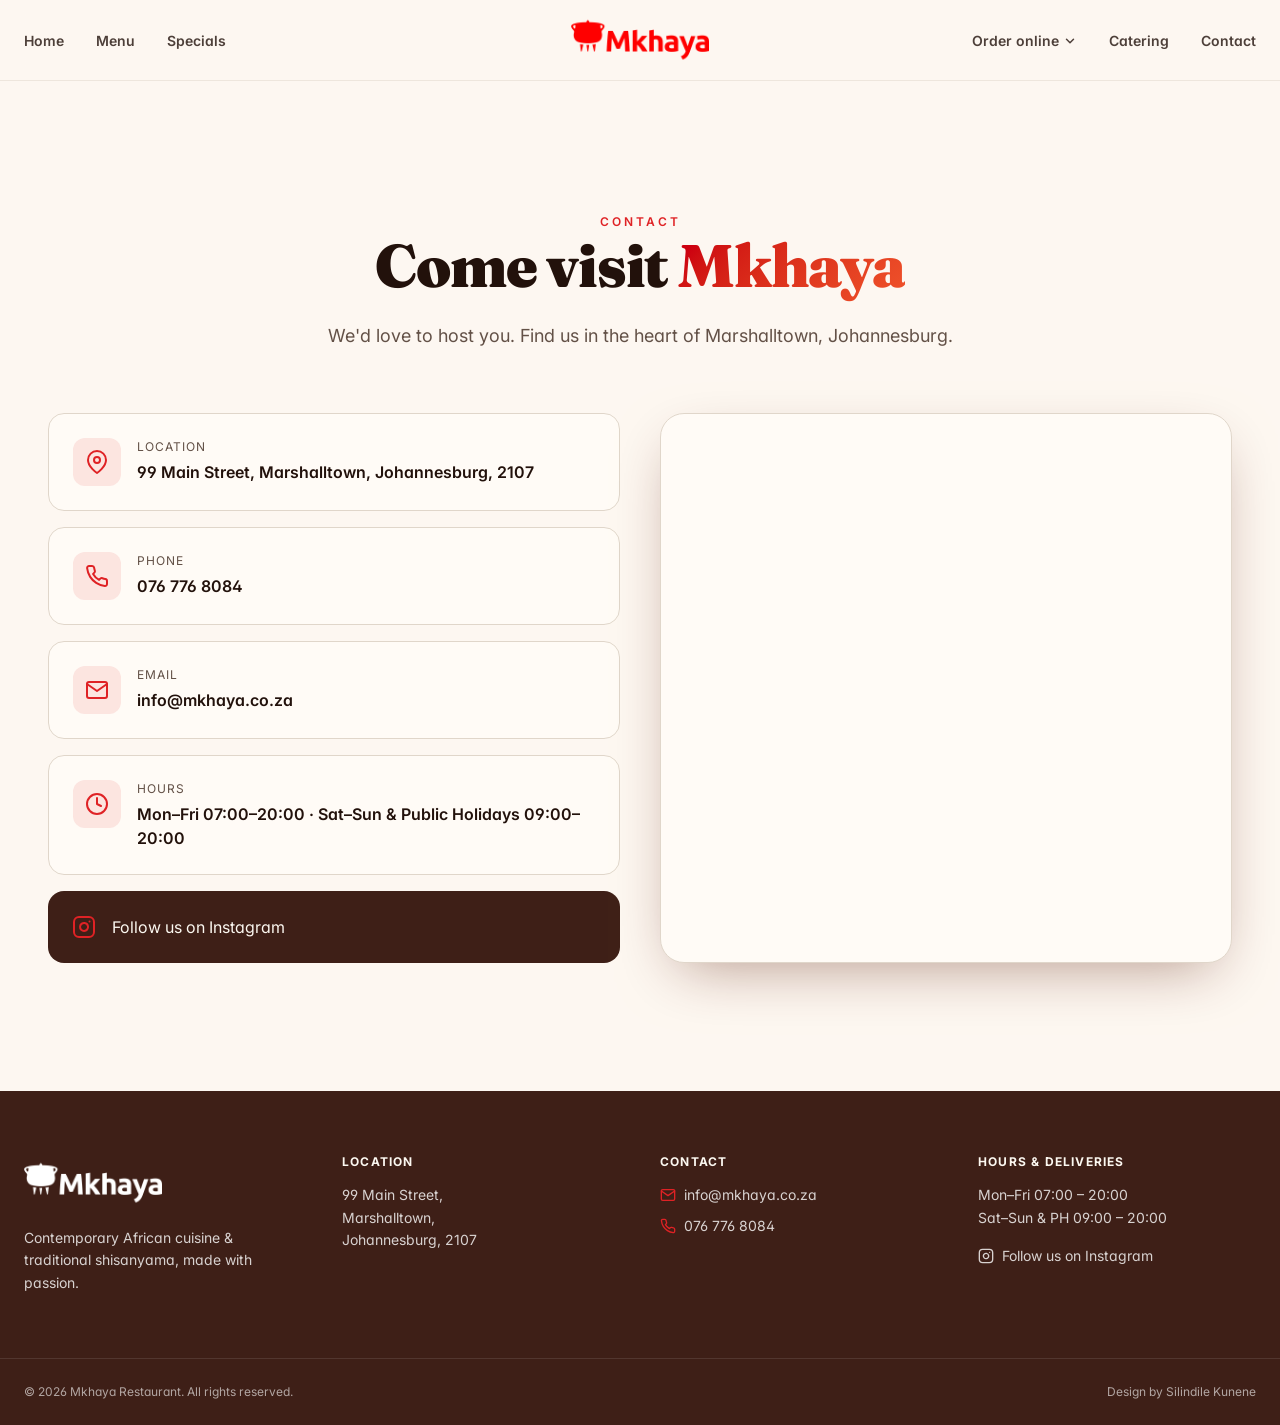
<file: contact.html>
<!doctype html>
<html lang="en">
<head>
<meta charset="utf-8" />
<meta name="viewport" content="width=device-width, initial-scale=1" />
<title>Contact — Mkhaya African Cuisine & Grill | Marshalltown, Johannesburg</title>
<meta name="description" content="Visit Mkhaya at 99 Main Street, Marshalltown, Johannesburg. Call 076 776 8084 or email info@mkhaya.co.za. Open daily." />
<meta property="og:title" content="Contact — Mkhaya African Cuisine & Grill | Marshalltown, Johannesburg" />
<meta property="og:description" content="Visit Mkhaya at 99 Main Street, Marshalltown, Johannesburg. Call 076 776 8084 or email info@mkhaya.co.za. Open daily." />
<meta property="og:type" content="website" />
<meta property="og:image" content="images/logo.png" />
<meta property="og:url" content="https://mkhaya-flavor-fusion.lovable.app/contact" />
<meta property="og:image" content="https://mkhaya-flavor-fusion.lovable.app/images/logo.png" />
<meta name="twitter:card" content="summary_large_image" />
<meta name="twitter:title" content="Contact — Mkhaya African Cuisine & Grill | Marshalltown, Johannesburg" />
<meta name="twitter:description" content="Visit Mkhaya at 99 Main Street, Marshalltown, Johannesburg. Open daily." />
<meta name="twitter:image" content="https://mkhaya-flavor-fusion.lovable.app/images/logo.png" />
<link rel="canonical" href="https://mkhaya-flavor-fusion.lovable.app/contact" />
<link rel="icon" href="images/logo.png" />
<link rel="preconnect" href="https://fonts.googleapis.com" />
<link rel="preconnect" href="https://fonts.gstatic.com" crossorigin />
<link rel="stylesheet" href="https://fonts.googleapis.com/css2?family=Fraunces:opsz,wght@9..144,500;9..144,700;9..144,900&family=Inter:wght@400;500;600;700&display=swap" />
<link rel="stylesheet" href="styles.css" />
</head>
<body>

<!-- ============== HEADER ============== -->
<header class="header">
  <nav class="nav" aria-label="Primary">
    <div class="nav-side">
      <a class="nav-link" href="index.html">Home</a>
      <a class="nav-link" href="menu.html">Menu</a>
      <a class="nav-link" href="specials.html">Specials</a>
    </div>
    <a class="nav-logo" href="index.html" aria-label="Mkhaya home">
      <img src="images/logo.png" alt="Mkhaya African Cuisine & Grill" />
    </a>
    <div class="nav-side right">
      <div class="dropdown">
        <button class="dropdown-toggle" aria-haspopup="true" aria-expanded="false">
          Order online
          <svg class="chev" viewBox="0 0 24 24" fill="none" stroke="currentColor" stroke-width="2.5" stroke-linecap="round" stroke-linejoin="round"><polyline points="6 9 12 15 18 9"/></svg>
        </button>
        <div class="dropdown-menu">
          <div class="dropdown-inner">
            <a href="https://www.ubereats.com/" target="_blank" rel="noopener">Uber Eats <span>↗</span></a>
            <a href="https://mrdfood.com/" target="_blank" rel="noopener">Mr D Food <span>↗</span></a>
          </div>
        </div>
      </div>
      <a class="nav-link" href="catering.html">Catering</a>
      <a class="nav-link" href="contact.html">Contact</a>
    </div>
    <button class="hamburger" aria-label="Menu" aria-expanded="false"><span></span><span></span><span></span></button>
  </nav>
  <div class="mobile-menu">
    <a href="index.html">Home</a>
    <a href="menu.html">Menu</a>
    <a href="specials.html">Specials</a>
    <div class="dropdown">
      <button class="dropdown-toggle no-close">Order online <svg class="chev" viewBox="0 0 24 24" fill="none" stroke="currentColor" stroke-width="2.5" stroke-linecap="round" stroke-linejoin="round"><polyline points="6 9 12 15 18 9"/></svg></button>
      <div class="dropdown-menu-mobile">
        <a href="https://www.ubereats.com/" target="_blank" rel="noopener">Uber Eats</a>
        <a href="https://mrdfood.com/" target="_blank" rel="noopener">Mr D Food</a>
      </div>
    </div>
    <a href="catering.html">Catering</a>
    <a href="contact.html">Contact</a>
  </div>
</header>

<main class="page-enter">

  <section class="page-section">
    <div class="container">
      <div class="page-head">
        <span class="eyebrow">Contact</span>
        <h1>Come visit <span class="text-gradient-ember">Mkhaya</span></h1>
        <p>We'd love to host you. Find us in the heart of Marshalltown, Johannesburg.</p>
      </div>

      <div class="contact-grid">
        <div style="display:grid;gap:1rem">
          <div class="info-card">
            <div class="ico"><svg width="24" height="24" viewBox="0 0 24 24" fill="none" stroke="currentColor" stroke-width="2" stroke-linecap="round" stroke-linejoin="round"><path d="M21 10c0 7-9 13-9 13s-9-6-9-13a9 9 0 0 1 18 0z"/><circle cx="12" cy="10" r="3"/></svg></div>
            <div><div class="lab">Location</div><div class="val">99 Main Street, Marshalltown, Johannesburg, 2107</div></div>
          </div>
          <a class="info-card" href="tel:+27767768084">
            <div class="ico"><svg width="24" height="24" viewBox="0 0 24 24" fill="none" stroke="currentColor" stroke-width="2" stroke-linecap="round" stroke-linejoin="round"><path d="M22 16.92v3a2 2 0 0 1-2.18 2 19.79 19.79 0 0 1-8.63-3.07 19.5 19.5 0 0 1-6-6 19.79 19.79 0 0 1-3.07-8.67A2 2 0 0 1 4.11 2h3a2 2 0 0 1 2 1.72 12.84 12.84 0 0 0 .7 2.81 2 2 0 0 1-.45 2.11L8.09 9.91a16 16 0 0 0 6 6l1.27-1.27a2 2 0 0 1 2.11-.45 12.84 12.84 0 0 0 2.81.7A2 2 0 0 1 22 16.92z"/></svg></div>
            <div><div class="lab">Phone</div><div class="val">076 776 8084</div></div>
          </a>
          <a class="info-card" href="mailto:info@mkhaya.co.za">
            <div class="ico"><svg width="24" height="24" viewBox="0 0 24 24" fill="none" stroke="currentColor" stroke-width="2" stroke-linecap="round" stroke-linejoin="round"><path d="M4 4h16c1.1 0 2 .9 2 2v12c0 1.1-.9 2-2 2H4c-1.1 0-2-.9-2-2V6c0-1.1.9-2 2-2z"/><polyline points="22,6 12,13 2,6"/></svg></div>
            <div><div class="lab">Email</div><div class="val">info@mkhaya.co.za</div></div>
          </a>
          <div class="info-card">
            <div class="ico"><svg width="24" height="24" viewBox="0 0 24 24" fill="none" stroke="currentColor" stroke-width="2" stroke-linecap="round" stroke-linejoin="round"><circle cx="12" cy="12" r="10"/><polyline points="12 6 12 12 16 14"/></svg></div>
            <div><div class="lab">Hours</div><div class="val">Mon–Fri 07:00–20:00 · Sat–Sun & Public Holidays 09:00–20:00</div></div>
          </div>
          <a class="info-ig" href="https://instagram.com" target="_blank" rel="noopener">
            <svg width="24" height="24" viewBox="0 0 24 24" fill="none" stroke="currentColor" stroke-width="2" stroke-linecap="round" stroke-linejoin="round"><rect x="2" y="2" width="20" height="20" rx="5" ry="5"/><path d="M16 11.37A4 4 0 1 1 12.63 8 4 4 0 0 1 16 11.37z"/><line x1="17.5" y1="6.5" x2="17.51" y2="6.5"/></svg>
            <div class="val">Follow us on Instagram</div>
          </a>
        </div>
        <div class="map">
          <iframe title="Mkhaya location map" src="https://www.google.com/maps?q=99+Main+Street+Marshalltown+Johannesburg&output=embed" loading="lazy"></iframe>
        </div>
      </div>
    </div>
  </section>

</main>

<!-- ============== FOOTER ============== -->
<footer class="footer">
  <div class="container">
    <div class="footer-grid">
      <div>
        <img class="logo-img" src="images/logo.png" alt="Mkhaya" />
        <p style="margin-top:1rem">Contemporary African cuisine & traditional shisanyama, made with passion.</p>
      </div>
      <div>
        <h4>Location</h4>
        <p>99 Main Street,<br />Marshalltown,<br />Johannesburg, 2107</p>
      </div>
      <div>
        <h4>Contact</h4>
        <p class="info-line"><svg viewBox="0 0 24 24" fill="none" stroke="currentColor" stroke-width="2" stroke-linecap="round" stroke-linejoin="round"><path d="M4 4h16c1.1 0 2 .9 2 2v12c0 1.1-.9 2-2 2H4c-1.1 0-2-.9-2-2V6c0-1.1.9-2 2-2z"/><polyline points="22,6 12,13 2,6"/></svg><span>info@mkhaya.co.za</span></p>
        <p class="info-line"><svg viewBox="0 0 24 24" fill="none" stroke="currentColor" stroke-width="2" stroke-linecap="round" stroke-linejoin="round"><path d="M22 16.92v3a2 2 0 0 1-2.18 2 19.79 19.79 0 0 1-8.63-3.07 19.5 19.5 0 0 1-6-6 19.79 19.79 0 0 1-3.07-8.67A2 2 0 0 1 4.11 2h3a2 2 0 0 1 2 1.72 12.84 12.84 0 0 0 .7 2.81 2 2 0 0 1-.45 2.11L8.09 9.91a16 16 0 0 0 6 6l1.27-1.27a2 2 0 0 1 2.11-.45 12.84 12.84 0 0 0 2.81.7A2 2 0 0 1 22 16.92z"/></svg><span>076 776 8084</span></p>
      </div>
      <div>
        <h4>Hours & Deliveries</h4>
        <p>Mon–Fri 07:00 – 20:00</p>
        <p>Sat–Sun & PH 09:00 – 20:00</p>
        <a class="ig" href="https://instagram.com" target="_blank" rel="noopener"><svg width="16" height="16" viewBox="0 0 24 24" fill="none" stroke="currentColor" stroke-width="2" stroke-linecap="round" stroke-linejoin="round"><rect x="2" y="2" width="20" height="20" rx="5" ry="5"/><path d="M16 11.37A4 4 0 1 1 12.63 8 4 4 0 0 1 16 11.37z"/><line x1="17.5" y1="6.5" x2="17.51" y2="6.5"/></svg> Follow us on Instagram</a>
      </div>
    </div>
  </div>
  <div class="footer-bottom">
    <div class="container">
      <div class="row">
        <span>© 2026 Mkhaya Restaurant. All rights reserved.</span>
        <span>Design by Silindile Kunene</span>
      </div>
    </div>
  </div>
</footer>

<script src="main.js"></script>
</body>
</html>
</file>
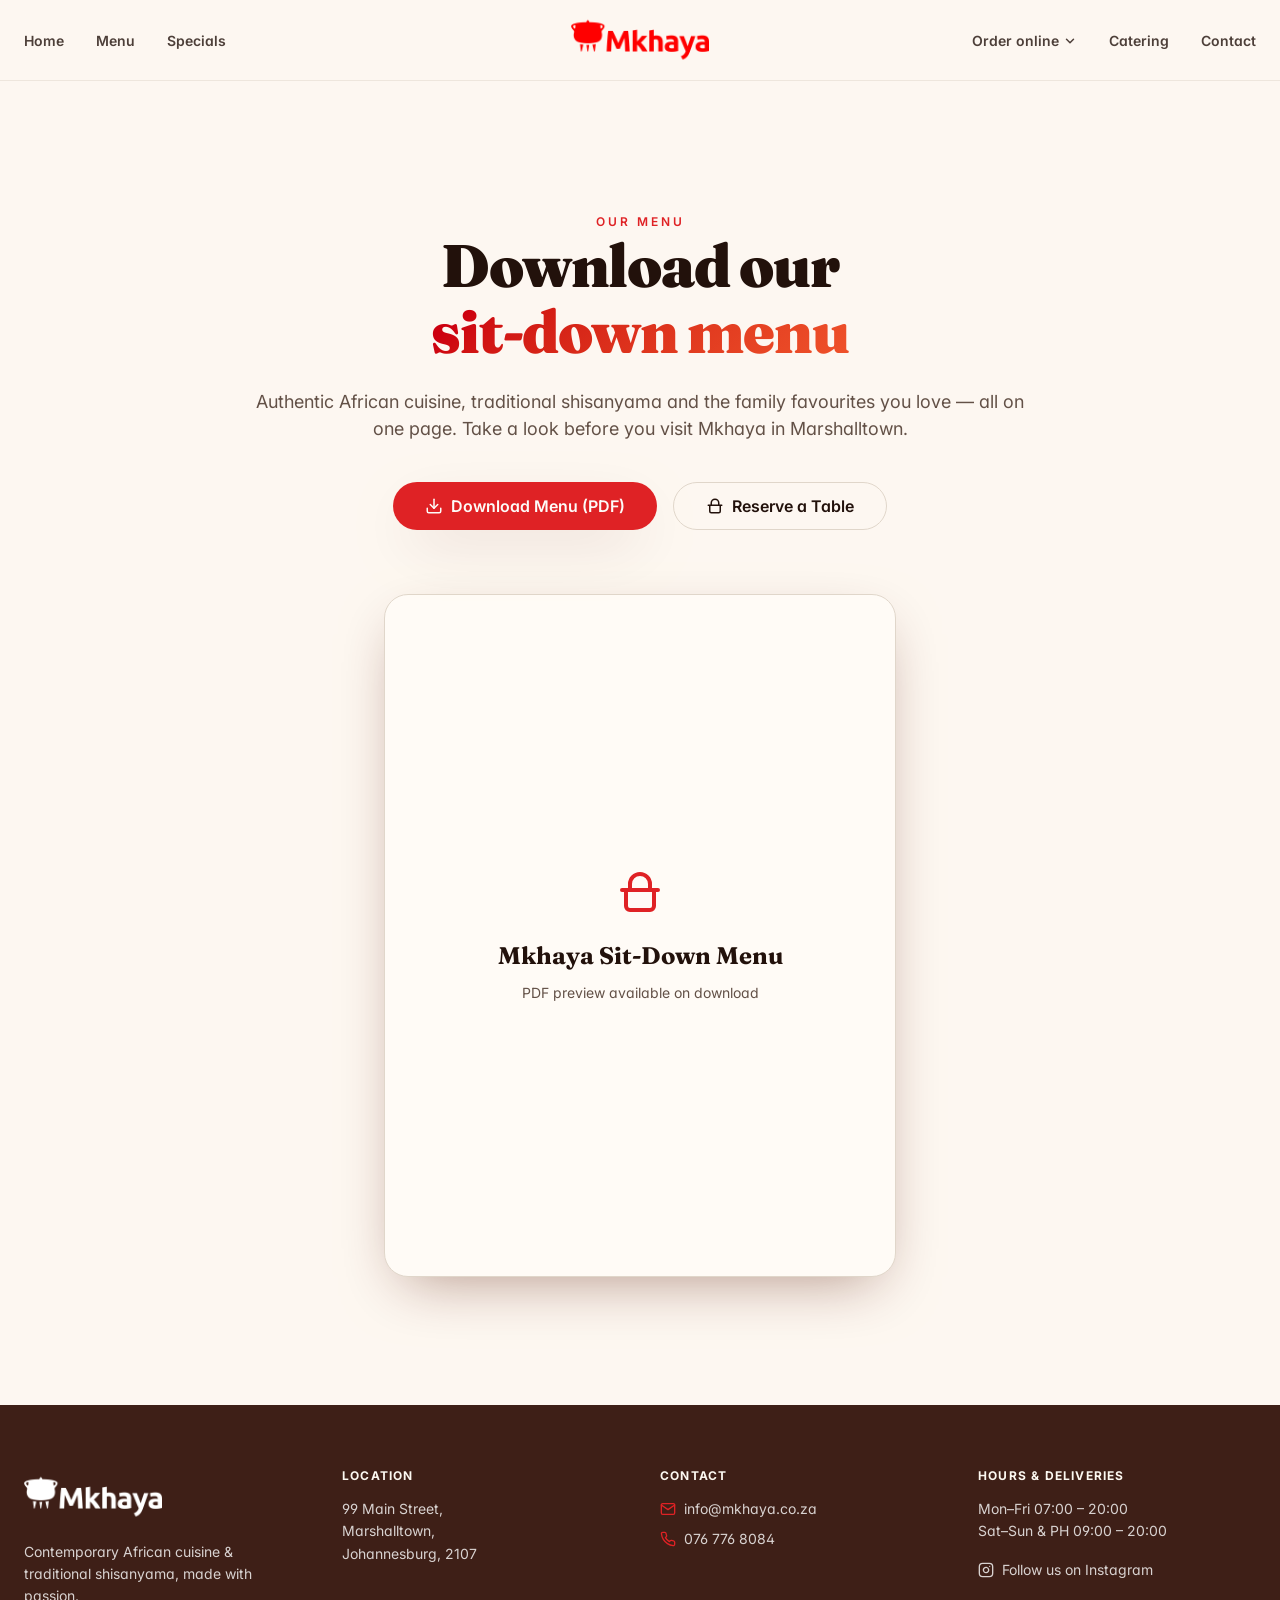
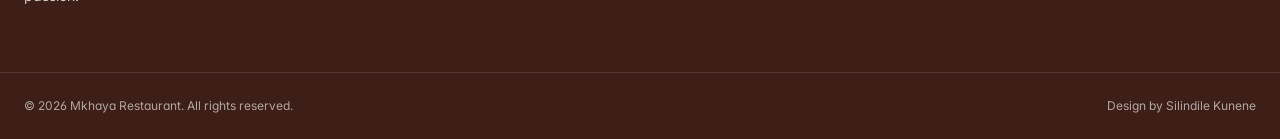
<file: menu.html>
<!doctype html>
<html lang="en">
<head>
<meta charset="utf-8" />
<meta name="viewport" content="width=device-width, initial-scale=1" />
<title>Menu — Mkhaya African Cuisine & Grill | Johannesburg</title>
<meta name="description" content="Browse the Mkhaya sit-down menu — authentic African cuisine, shisanyama, mogodu, oxtail and family favourites in Marshalltown, Johannesburg." />
<meta property="og:title" content="Menu — Mkhaya African Cuisine & Grill | Johannesburg" />
<meta property="og:description" content="Browse the Mkhaya sit-down menu — authentic African cuisine, shisanyama, mogodu, oxtail and family favourites in Marshalltown, Johannesburg." />
<meta property="og:type" content="website" />
<meta property="og:image" content="images/logo.png" />
<meta property="og:url" content="https://mkhaya-flavor-fusion.lovable.app/menu" />
<meta property="og:image" content="https://mkhaya-flavor-fusion.lovable.app/images/logo.png" />
<meta name="twitter:card" content="summary_large_image" />
<meta name="twitter:title" content="Menu — Mkhaya African Cuisine & Grill" />
<meta name="twitter:description" content="Download our sit-down menu and explore authentic African dishes at Mkhaya in Marshalltown, Johannesburg." />
<meta name="twitter:image" content="https://mkhaya-flavor-fusion.lovable.app/images/logo.png" />
<link rel="canonical" href="https://mkhaya-flavor-fusion.lovable.app/menu" />
<link rel="icon" href="images/logo.png" />
<link rel="preconnect" href="https://fonts.googleapis.com" />
<link rel="preconnect" href="https://fonts.gstatic.com" crossorigin />
<link rel="stylesheet" href="https://fonts.googleapis.com/css2?family=Fraunces:opsz,wght@9..144,500;9..144,700;9..144,900&family=Inter:wght@400;500;600;700&display=swap" />
<link rel="stylesheet" href="styles.css" />
</head>
<body>

<!-- ============== HEADER ============== -->
<header class="header">
  <nav class="nav" aria-label="Primary">
    <div class="nav-side">
      <a class="nav-link" href="index.html">Home</a>
      <a class="nav-link" href="menu.html">Menu</a>
      <a class="nav-link" href="specials.html">Specials</a>
    </div>
    <a class="nav-logo" href="index.html" aria-label="Mkhaya home">
      <img src="images/logo.png" alt="Mkhaya African Cuisine & Grill" />
    </a>
    <div class="nav-side right">
      <div class="dropdown">
        <button class="dropdown-toggle" aria-haspopup="true" aria-expanded="false">
          Order online
          <svg class="chev" viewBox="0 0 24 24" fill="none" stroke="currentColor" stroke-width="2.5" stroke-linecap="round" stroke-linejoin="round"><polyline points="6 9 12 15 18 9"/></svg>
        </button>
        <div class="dropdown-menu">
          <div class="dropdown-inner">
            <a href="https://www.ubereats.com/" target="_blank" rel="noopener">Uber Eats <span>↗</span></a>
            <a href="https://mrdfood.com/" target="_blank" rel="noopener">Mr D Food <span>↗</span></a>
          </div>
        </div>
      </div>
      <a class="nav-link" href="catering.html">Catering</a>
      <a class="nav-link" href="contact.html">Contact</a>
    </div>
    <button class="hamburger" aria-label="Menu" aria-expanded="false"><span></span><span></span><span></span></button>
  </nav>
  <div class="mobile-menu">
    <a href="index.html">Home</a>
    <a href="menu.html">Menu</a>
    <a href="specials.html">Specials</a>
    <div class="dropdown">
      <button class="dropdown-toggle no-close">Order online <svg class="chev" viewBox="0 0 24 24" fill="none" stroke="currentColor" stroke-width="2.5" stroke-linecap="round" stroke-linejoin="round"><polyline points="6 9 12 15 18 9"/></svg></button>
      <div class="dropdown-menu-mobile">
        <a href="https://www.ubereats.com/" target="_blank" rel="noopener">Uber Eats</a>
        <a href="https://mrdfood.com/" target="_blank" rel="noopener">Mr D Food</a>
      </div>
    </div>
    <a href="catering.html">Catering</a>
    <a href="contact.html">Contact</a>
  </div>
</header>

<main class="page-enter">

  <section class="page-section">
    <div class="container-sm">
      <div class="page-head">
        <span class="eyebrow">Our Menu</span>
        <h1>Download our<br /><span class="text-gradient-ember">sit-down menu</span></h1>
        <p>Authentic African cuisine, traditional shisanyama and the family favourites you love — all on one page. Take a look before you visit Mkhaya in Marshalltown.</p>
        <div class="menu-actions">
          <a class="btn btn-accent" href="#" download>
            <svg width="18" height="18" viewBox="0 0 24 24" fill="none" stroke="currentColor" stroke-width="2" stroke-linecap="round" stroke-linejoin="round"><path d="M21 15v4a2 2 0 0 1-2 2H5a2 2 0 0 1-2-2v-4"/><polyline points="7 10 12 15 17 10"/><line x1="12" y1="15" x2="12" y2="3"/></svg>
            Download Menu (PDF)
          </a>
          <a class="btn btn-outline-dark" href="tel:+27767768084">
            <svg width="18" height="18" viewBox="0 0 24 24" fill="none" stroke="currentColor" stroke-width="2" stroke-linecap="round" stroke-linejoin="round"><path d="M3 11h18M7 11V8a5 5 0 0 1 10 0v3M5 11h14v8a2 2 0 0 1-2 2H7a2 2 0 0 1-2-2v-8z"/></svg>
            Reserve a Table
          </a>
        </div>
      </div>
      <div class="menu-preview">
        <div>
          <svg viewBox="0 0 24 24" fill="none" stroke="currentColor" stroke-width="2" stroke-linecap="round" stroke-linejoin="round"><path d="M3 11h18M7 11V8a5 5 0 0 1 10 0v3M5 11h14v8a2 2 0 0 1-2 2H7a2 2 0 0 1-2-2v-8z"/></svg>
          <p class="pp">Mkhaya Sit-Down Menu</p>
          <p style="margin-top:.5rem;font-size:.875rem">PDF preview available on download</p>
        </div>
      </div>
    </div>
  </section>

</main>

<!-- ============== FOOTER ============== -->
<footer class="footer">
  <div class="container">
    <div class="footer-grid">
      <div>
        <img class="logo-img" src="images/logo.png" alt="Mkhaya" />
        <p style="margin-top:1rem">Contemporary African cuisine & traditional shisanyama, made with passion.</p>
      </div>
      <div>
        <h4>Location</h4>
        <p>99 Main Street,<br />Marshalltown,<br />Johannesburg, 2107</p>
      </div>
      <div>
        <h4>Contact</h4>
        <p class="info-line"><svg viewBox="0 0 24 24" fill="none" stroke="currentColor" stroke-width="2" stroke-linecap="round" stroke-linejoin="round"><path d="M4 4h16c1.1 0 2 .9 2 2v12c0 1.1-.9 2-2 2H4c-1.1 0-2-.9-2-2V6c0-1.1.9-2 2-2z"/><polyline points="22,6 12,13 2,6"/></svg><span>info@mkhaya.co.za</span></p>
        <p class="info-line"><svg viewBox="0 0 24 24" fill="none" stroke="currentColor" stroke-width="2" stroke-linecap="round" stroke-linejoin="round"><path d="M22 16.92v3a2 2 0 0 1-2.18 2 19.79 19.79 0 0 1-8.63-3.07 19.5 19.5 0 0 1-6-6 19.79 19.79 0 0 1-3.07-8.67A2 2 0 0 1 4.11 2h3a2 2 0 0 1 2 1.72 12.84 12.84 0 0 0 .7 2.81 2 2 0 0 1-.45 2.11L8.09 9.91a16 16 0 0 0 6 6l1.27-1.27a2 2 0 0 1 2.11-.45 12.84 12.84 0 0 0 2.81.7A2 2 0 0 1 22 16.92z"/></svg><span>076 776 8084</span></p>
      </div>
      <div>
        <h4>Hours & Deliveries</h4>
        <p>Mon–Fri 07:00 – 20:00</p>
        <p>Sat–Sun & PH 09:00 – 20:00</p>
        <a class="ig" href="https://instagram.com" target="_blank" rel="noopener"><svg width="16" height="16" viewBox="0 0 24 24" fill="none" stroke="currentColor" stroke-width="2" stroke-linecap="round" stroke-linejoin="round"><rect x="2" y="2" width="20" height="20" rx="5" ry="5"/><path d="M16 11.37A4 4 0 1 1 12.63 8 4 4 0 0 1 16 11.37z"/><line x1="17.5" y1="6.5" x2="17.51" y2="6.5"/></svg> Follow us on Instagram</a>
      </div>
    </div>
  </div>
  <div class="footer-bottom">
    <div class="container">
      <div class="row">
        <span>© 2026 Mkhaya Restaurant. All rights reserved.</span>
        <span>Design by Silindile Kunene</span>
      </div>
    </div>
  </div>
</footer>

<script src="main.js"></script>
</body>
</html>
</file>
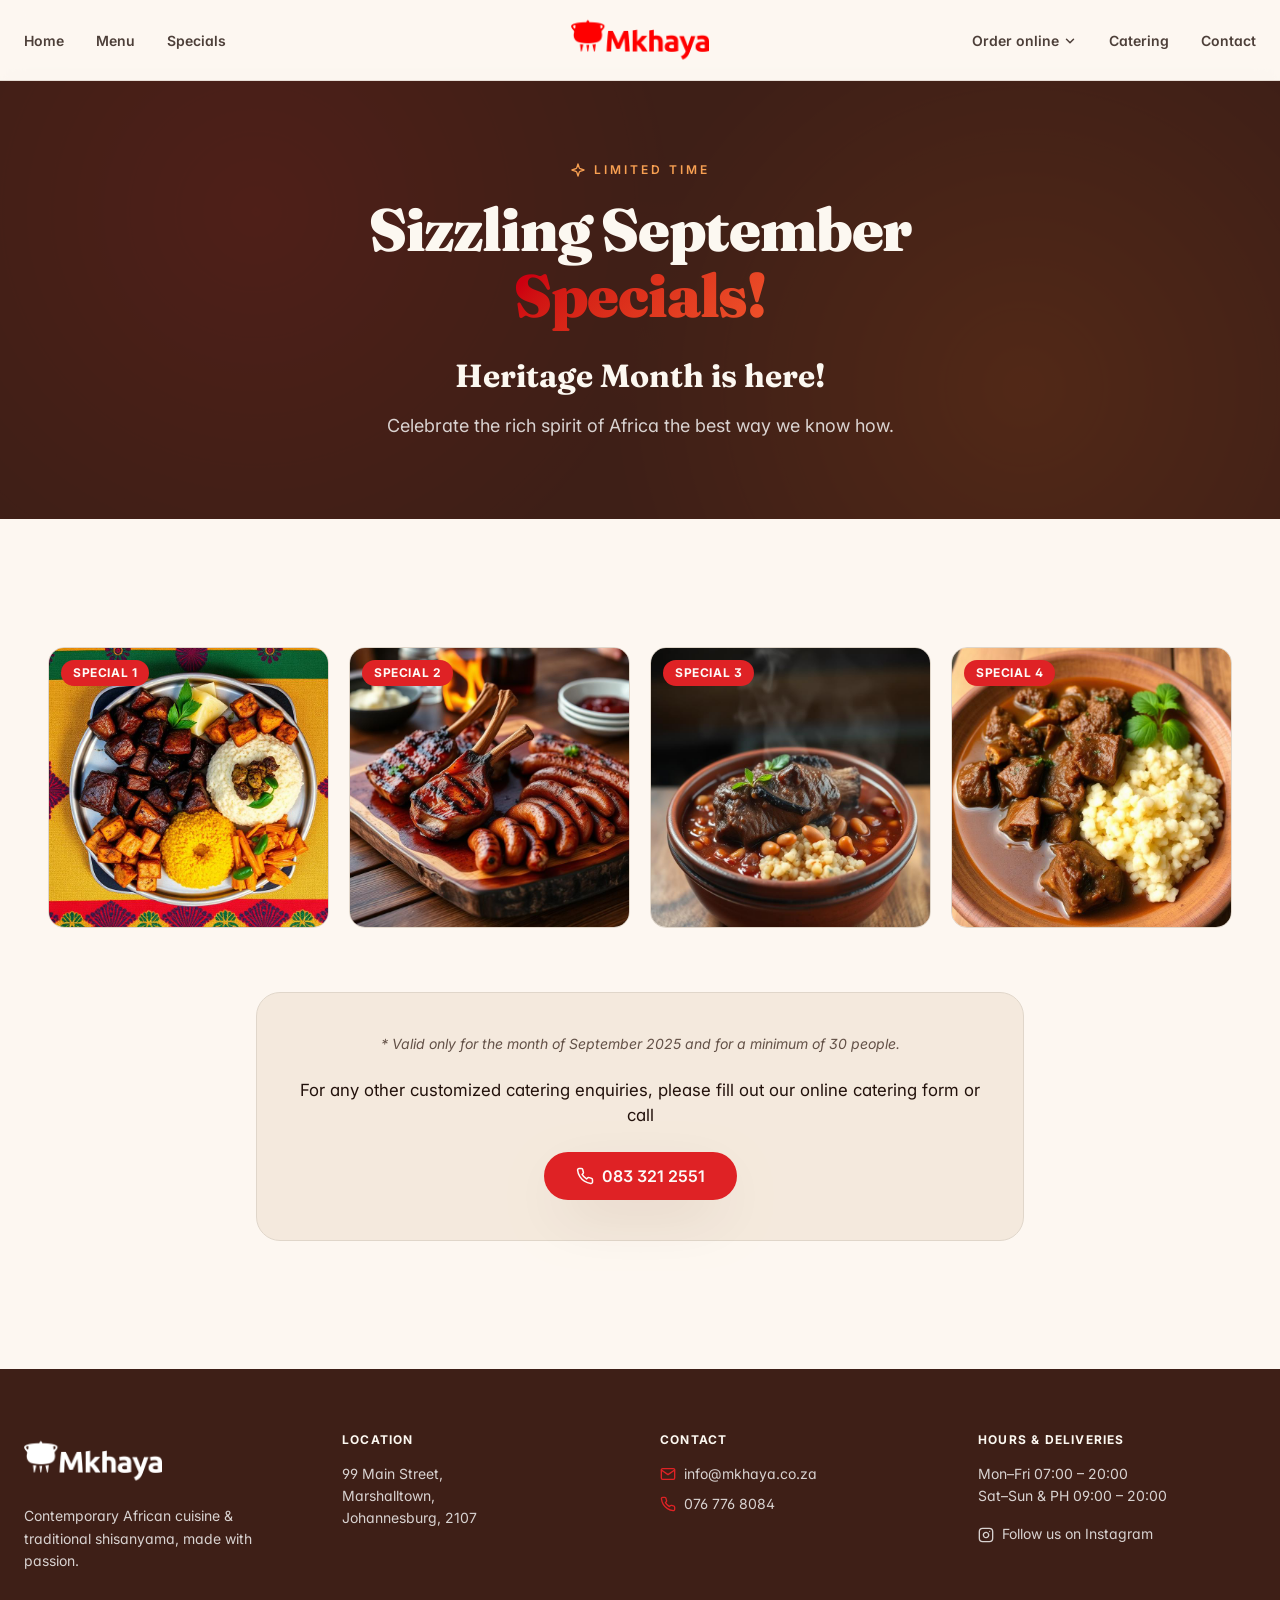
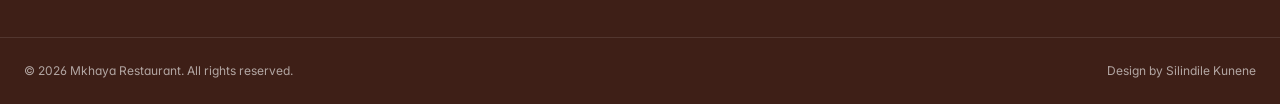
<file: specials.html>
<!doctype html>
<html lang="en">
<head>
<meta charset="utf-8" />
<meta name="viewport" content="width=device-width, initial-scale=1" />
<title>Heritage Month Specials — Mkhaya African Cuisine & Grill</title>
<meta name="description" content="Sizzling September Specials at Mkhaya. Celebrate Heritage Month with authentic African catering platters in Johannesburg." />
<meta property="og:title" content="Heritage Month Specials — Mkhaya African Cuisine & Grill" />
<meta property="og:description" content="Sizzling September Specials at Mkhaya. Celebrate Heritage Month with authentic African catering platters in Johannesburg." />
<meta property="og:type" content="website" />
<meta property="og:image" content="images/special-1.jpg" />
<meta property="og:url" content="https://mkhaya-flavor-fusion.lovable.app/specials" />
<meta property="og:image" content="https://mkhaya-flavor-fusion.lovable.app/images/special-1.jpg" />
<meta name="twitter:card" content="summary_large_image" />
<meta name="twitter:title" content="Heritage Month Specials — Mkhaya African Cuisine & Grill" />
<meta name="twitter:description" content="Sizzling September Specials. Celebrate Heritage Month with authentic African catering platters." />
<meta name="twitter:image" content="https://mkhaya-flavor-fusion.lovable.app/images/special-1.jpg" />
<link rel="canonical" href="https://mkhaya-flavor-fusion.lovable.app/specials" />
<link rel="icon" href="images/logo.png" />
<link rel="preconnect" href="https://fonts.googleapis.com" />
<link rel="preconnect" href="https://fonts.gstatic.com" crossorigin />
<link rel="stylesheet" href="https://fonts.googleapis.com/css2?family=Fraunces:opsz,wght@9..144,500;9..144,700;9..144,900&family=Inter:wght@400;500;600;700&display=swap" />
<link rel="stylesheet" href="styles.css" />
</head>
<body>

<!-- ============== HEADER ============== -->
<header class="header">
  <nav class="nav" aria-label="Primary">
    <div class="nav-side">
      <a class="nav-link" href="index.html">Home</a>
      <a class="nav-link" href="menu.html">Menu</a>
      <a class="nav-link" href="specials.html">Specials</a>
    </div>
    <a class="nav-logo" href="index.html" aria-label="Mkhaya home">
      <img src="images/logo.png" alt="Mkhaya African Cuisine & Grill" />
    </a>
    <div class="nav-side right">
      <div class="dropdown">
        <button class="dropdown-toggle" aria-haspopup="true" aria-expanded="false">
          Order online
          <svg class="chev" viewBox="0 0 24 24" fill="none" stroke="currentColor" stroke-width="2.5" stroke-linecap="round" stroke-linejoin="round"><polyline points="6 9 12 15 18 9"/></svg>
        </button>
        <div class="dropdown-menu">
          <div class="dropdown-inner">
            <a href="https://www.ubereats.com/" target="_blank" rel="noopener">Uber Eats <span>↗</span></a>
            <a href="https://mrdfood.com/" target="_blank" rel="noopener">Mr D Food <span>↗</span></a>
          </div>
        </div>
      </div>
      <a class="nav-link" href="catering.html">Catering</a>
      <a class="nav-link" href="contact.html">Contact</a>
    </div>
    <button class="hamburger" aria-label="Menu" aria-expanded="false"><span></span><span></span><span></span></button>
  </nav>
  <div class="mobile-menu">
    <a href="index.html">Home</a>
    <a href="menu.html">Menu</a>
    <a href="specials.html">Specials</a>
    <div class="dropdown">
      <button class="dropdown-toggle no-close">Order online <svg class="chev" viewBox="0 0 24 24" fill="none" stroke="currentColor" stroke-width="2.5" stroke-linecap="round" stroke-linejoin="round"><polyline points="6 9 12 15 18 9"/></svg></button>
      <div class="dropdown-menu-mobile">
        <a href="https://www.ubereats.com/" target="_blank" rel="noopener">Uber Eats</a>
        <a href="https://mrdfood.com/" target="_blank" rel="noopener">Mr D Food</a>
      </div>
    </div>
    <a href="catering.html">Catering</a>
    <a href="contact.html">Contact</a>
  </div>
</header>

<main class="page-enter">

  <section class="specials-hero">
    <div class="why-bg"></div>
    <div class="container-sm" style="position:relative">
      <span class="eyebrow"><svg width="16" height="16" viewBox="0 0 24 24" fill="none" stroke="currentColor" stroke-width="2" stroke-linecap="round" stroke-linejoin="round"><path d="m12 3-1.9 5.8a2 2 0 0 1-1.3 1.3L3 12l5.8 1.9a2 2 0 0 1 1.3 1.3L12 21l1.9-5.8a2 2 0 0 1 1.3-1.3L21 12l-5.8-1.9a2 2 0 0 1-1.3-1.3Z"/></svg> Limited time</span>
      <h1>Sizzling September<br /><span class="text-gradient-ember">Specials!</span></h1>
      <p class="lead">Heritage Month is here!</p>
      <p class="sub">Celebrate the rich spirit of Africa the best way we know how.</p>
    </div>
  </section>

  <section>
    <div class="container">
      <div class="specials-grid">
        <figure class="special-card reveal reveal-delay-1"><div class="img-wrap"><img src="images/special-1.jpg" alt="Heritage feast platter with grilled meats and pap" loading="lazy" /></div><figcaption class="special-tag">Special 1</figcaption></figure>
        <figure class="special-card reveal reveal-delay-2"><div class="img-wrap"><img src="images/special-2.jpg" alt="Lamb chops and boerewors special" loading="lazy" /></div><figcaption class="special-tag">Special 2</figcaption></figure>
        <figure class="special-card reveal reveal-delay-3"><div class="img-wrap"><img src="images/special-3.jpg" alt="Oxtail with samp and beans" loading="lazy" /></div><figcaption class="special-tag">Special 3</figcaption></figure>
        <figure class="special-card reveal reveal-delay-1"><div class="img-wrap"><img src="images/special-4.jpg" alt="Traditional mogodu and pap" loading="lazy" /></div><figcaption class="special-tag">Special 4</figcaption></figure>
      </div>
      <div class="specials-note reveal">
        <p class="small">* Valid only for the month of September 2025 and for a minimum of 30 people.</p>
        <p class="big">For any other customized catering enquiries, please fill out our online catering form or call</p>
        <a class="btn btn-accent" style="margin-top:1.5rem" href="tel:+27833212551">
          <svg width="18" height="18" viewBox="0 0 24 24" fill="none" stroke="currentColor" stroke-width="2" stroke-linecap="round" stroke-linejoin="round"><path d="M22 16.92v3a2 2 0 0 1-2.18 2 19.79 19.79 0 0 1-8.63-3.07 19.5 19.5 0 0 1-6-6 19.79 19.79 0 0 1-3.07-8.67A2 2 0 0 1 4.11 2h3a2 2 0 0 1 2 1.72 12.84 12.84 0 0 0 .7 2.81 2 2 0 0 1-.45 2.11L8.09 9.91a16 16 0 0 0 6 6l1.27-1.27a2 2 0 0 1 2.11-.45 12.84 12.84 0 0 0 2.81.7A2 2 0 0 1 22 16.92z"/></svg>
          083 321 2551
        </a>
      </div>
    </div>
  </section>

</main>

<!-- ============== FOOTER ============== -->
<footer class="footer">
  <div class="container">
    <div class="footer-grid">
      <div>
        <img class="logo-img" src="images/logo.png" alt="Mkhaya" />
        <p style="margin-top:1rem">Contemporary African cuisine & traditional shisanyama, made with passion.</p>
      </div>
      <div>
        <h4>Location</h4>
        <p>99 Main Street,<br />Marshalltown,<br />Johannesburg, 2107</p>
      </div>
      <div>
        <h4>Contact</h4>
        <p class="info-line"><svg viewBox="0 0 24 24" fill="none" stroke="currentColor" stroke-width="2" stroke-linecap="round" stroke-linejoin="round"><path d="M4 4h16c1.1 0 2 .9 2 2v12c0 1.1-.9 2-2 2H4c-1.1 0-2-.9-2-2V6c0-1.1.9-2 2-2z"/><polyline points="22,6 12,13 2,6"/></svg><span>info@mkhaya.co.za</span></p>
        <p class="info-line"><svg viewBox="0 0 24 24" fill="none" stroke="currentColor" stroke-width="2" stroke-linecap="round" stroke-linejoin="round"><path d="M22 16.92v3a2 2 0 0 1-2.18 2 19.79 19.79 0 0 1-8.63-3.07 19.5 19.5 0 0 1-6-6 19.79 19.79 0 0 1-3.07-8.67A2 2 0 0 1 4.11 2h3a2 2 0 0 1 2 1.72 12.84 12.84 0 0 0 .7 2.81 2 2 0 0 1-.45 2.11L8.09 9.91a16 16 0 0 0 6 6l1.27-1.27a2 2 0 0 1 2.11-.45 12.84 12.84 0 0 0 2.81.7A2 2 0 0 1 22 16.92z"/></svg><span>076 776 8084</span></p>
      </div>
      <div>
        <h4>Hours & Deliveries</h4>
        <p>Mon–Fri 07:00 – 20:00</p>
        <p>Sat–Sun & PH 09:00 – 20:00</p>
        <a class="ig" href="https://instagram.com" target="_blank" rel="noopener"><svg width="16" height="16" viewBox="0 0 24 24" fill="none" stroke="currentColor" stroke-width="2" stroke-linecap="round" stroke-linejoin="round"><rect x="2" y="2" width="20" height="20" rx="5" ry="5"/><path d="M16 11.37A4 4 0 1 1 12.63 8 4 4 0 0 1 16 11.37z"/><line x1="17.5" y1="6.5" x2="17.51" y2="6.5"/></svg> Follow us on Instagram</a>
      </div>
    </div>
  </div>
  <div class="footer-bottom">
    <div class="container">
      <div class="row">
        <span>© 2026 Mkhaya Restaurant. All rights reserved.</span>
        <span>Design by Silindile Kunene</span>
      </div>
    </div>
  </div>
</footer>

<script src="main.js"></script>
</body>
</html>
</file>
<file: styles.css>
/* Mkhaya African Cuisine & Grill — Static Stylesheet */
:root {
  --background: oklch(0.98 0.01 70);
  --foreground: oklch(0.20 0.03 40);
  --card: oklch(0.99 0.008 70);
  --primary: oklch(0.28 0.05 35);
  --primary-foreground: oklch(0.98 0.01 80);
  --secondary: oklch(0.94 0.02 70);
  --muted: oklch(0.95 0.015 70);
  --muted-foreground: oklch(0.45 0.03 50);
  --accent: oklch(0.58 0.22 27);
  --accent-foreground: oklch(0.99 0.005 80);
  --border: oklch(0.88 0.02 70);
  --ember: oklch(0.58 0.22 27);
  --gold: oklch(0.72 0.18 50);
  --gradient-ember: linear-gradient(135deg, oklch(0.52 0.22 27), oklch(0.65 0.20 35));
  --shadow-warm: 0 20px 60px -20px oklch(0.30 0.10 40 / 0.45);
  --radius: 0.75rem;
  --font-display: "Fraunces", Georgia, serif;
  --font-sans: "Inter", system-ui, -apple-system, sans-serif;
}

* { box-sizing: border-box; margin: 0; padding: 0; border: 0 solid var(--border); }
html { scroll-behavior: smooth; }
body {
  background: var(--background);
  color: var(--foreground);
  font-family: var(--font-sans);
  font-feature-settings: "ss01", "cv11";
  line-height: 1.5;
  -webkit-font-smoothing: antialiased;
}
img { max-width: 100%; display: block; }
a { color: inherit; text-decoration: none; }
button { font: inherit; cursor: pointer; background: none; color: inherit; }
ul { list-style: none; }
h1, h2, h3, h4 { font-family: var(--font-display); letter-spacing: -0.02em; line-height: 1.1; font-weight: 900; }

/* Layout helpers */
.container { max-width: 80rem; margin: 0 auto; padding: 0 1.5rem; }
.container-sm { max-width: 64rem; margin: 0 auto; padding: 0 1.5rem; }
.container-md { max-width: 72rem; margin: 0 auto; padding: 0 1.5rem; }
.text-center { text-align: center; }
.eyebrow { font-size: .75rem; text-transform: uppercase; letter-spacing: .25em; color: var(--accent); font-weight: 600; }
.muted { color: var(--muted-foreground); }
.text-gradient-ember {
  background: var(--gradient-ember);
  -webkit-background-clip: text; background-clip: text; color: transparent;
}
.shadow-warm { box-shadow: var(--shadow-warm); }

/* Buttons */
.btn {
  display: inline-flex; align-items: center; justify-content: center; gap: .5rem;
  height: 3rem; padding: 0 2rem; border-radius: 9999px;
  font-size: 1rem; font-weight: 600; transition: all .25s ease;
  white-space: nowrap;
}
.btn-accent { background: var(--accent); color: var(--accent-foreground); box-shadow: var(--shadow-warm); }
.btn-accent:hover { background: oklch(0.55 0.22 27); transform: translateY(-1px); }
.btn-outline { background: rgba(255,255,255,.05); border: 1px solid rgba(255,255,255,.4); color: #fff; }
.btn-outline:hover { background: rgba(255,255,255,.15); }
.btn-outline-dark { background: transparent; border: 1px solid var(--border); color: var(--foreground); }
.btn-outline-dark:hover { background: var(--secondary); }

/* Header / Nav */
.header {
  position: fixed; top: 0; left: 0; right: 0; z-index: 50;
  background: oklch(0.98 0.01 70 / 0.85);
  backdrop-filter: blur(12px);
  border-bottom: 1px solid oklch(0.88 0.02 70 / 0.5);
}
.nav {
  max-width: 80rem; margin: 0 auto; padding: 0 1.5rem;
  height: 5rem; display: flex; align-items: center; justify-content: space-between;
}
.nav-side { display: none; align-items: center; gap: 2rem; flex: 1; }
.nav-side.right { justify-content: flex-end; }
.nav-link { font-size: .875rem; font-weight: 600; color: oklch(0.20 0.03 40 / 0.8); transition: color .2s; }
.nav-link:hover, .nav-link.active { color: var(--accent); }
.nav-logo img { height: 3rem; width: auto; }

/* Order online dropdown */
.dropdown { position: relative; }
.dropdown-toggle { display: inline-flex; align-items: center; gap: .25rem; font-size: .875rem; font-weight: 600; color: oklch(0.20 0.03 40 / 0.8); transition: color .2s; }
.dropdown-toggle:hover { color: var(--accent); }
.dropdown-toggle .chev { transition: transform .3s; width: 14px; height: 14px; }
.dropdown.open .dropdown-toggle .chev { transform: rotate(180deg); }
.dropdown-menu {
  position: absolute; right: 0; top: 100%; padding-top: .75rem; width: 13rem;
  opacity: 0; transform: translateY(-.5rem); pointer-events: none;
  transition: opacity .3s, transform .3s;
}
.dropdown.open .dropdown-menu, .dropdown:hover .dropdown-menu { opacity: 1; transform: none; pointer-events: auto; }
.dropdown-inner { background: var(--background); border: 1px solid var(--border); border-radius: .75rem; box-shadow: var(--shadow-warm); overflow: hidden; }
.dropdown-inner a { display: flex; justify-content: space-between; align-items: center; padding: .75rem 1rem; font-size: .875rem; font-weight: 500; transition: background .2s, color .2s; }
.dropdown-inner a:hover { background: var(--accent); color: var(--accent-foreground); }
.dropdown-inner a span { font-size: .75rem; opacity: .6; }

/* Mobile nav */
.hamburger { display: inline-flex; flex-direction: column; gap: 6px; padding: .5rem; }
.hamburger span { display: block; width: 24px; height: 2px; background: var(--foreground); transition: transform .3s, opacity .3s; }
.hamburger.open span:nth-child(1) { transform: translateY(8px) rotate(45deg); }
.hamburger.open span:nth-child(2) { opacity: 0; }
.hamburger.open span:nth-child(3) { transform: translateY(-8px) rotate(-45deg); }
.mobile-menu { display: none; border-top: 1px solid var(--border); background: var(--background); padding: 1rem 1.5rem; }
.mobile-menu.open { display: block; animation: fade-up .4s ease both; }
.mobile-menu a, .mobile-menu .dropdown-toggle { display: block; padding: .5rem 0; font-size: .9rem; font-weight: 500; }
.mobile-menu .dropdown-menu-mobile { display: none; padding-left: 1rem; margin-top: .25rem; }
.mobile-menu .dropdown.open .dropdown-menu-mobile { display: block; }
.mobile-menu .dropdown-menu-mobile a { color: oklch(0.45 0.03 50); font-size: .85rem; }

/* Main offset */
main { padding-top: 5rem; }
main.no-pad { padding-top: 0; } /* Hero handles its own */

/* Hero */
.hero {
  position: relative; min-height: 100vh; display: flex; align-items: center; justify-content: center;
  overflow: hidden; padding: 5rem 1.5rem 3rem; text-align: center; color: #fff;
}
.hero-bg { position: absolute; inset: 0; width: 100%; height: 100%; object-fit: cover; z-index: 0; }
.hero-overlay { position: absolute; inset: 0; background: linear-gradient(180deg, rgba(0,0,0,.6), rgba(0,0,0,.45) 50%, rgba(0,0,0,.85)); z-index: 1; }
.hero-inner { position: relative; z-index: 2; max-width: 64rem; animation: fade-up .8s ease-out both; }
.hero-logo { height: 5rem; width: auto; margin: 0 auto 1.5rem; filter: drop-shadow(0 4px 20px rgba(0,0,0,.4)); }
.hero h1 { font-size: clamp(2.25rem, 5vw, 4.5rem); }
.hero p { margin: 1.5rem auto 0; max-width: 36rem; font-size: 1.05rem; color: rgba(255,255,255,.85); }
.hero-cta { margin-top: 2.5rem; display: flex; flex-wrap: wrap; gap: 1rem; justify-content: center; }

/* Section base */
section { padding: 6rem 1.5rem; }
.section-head { max-width: 36rem; margin: 0 auto; text-align: center; }
.section-head h2 { font-size: clamp(2rem, 4vw, 3rem); margin-top: .75rem; font-weight: 700; }
.section-head p { margin-top: 1rem; font-size: 1.125rem; color: var(--muted-foreground); }

/* Cards grid */
.cards-grid { margin-top: 4rem; display: grid; grid-template-columns: 1fr; gap: 1.5rem; }
.card {
  padding: 2rem; border-radius: 1rem; background: var(--card);
  border: 1px solid var(--border);
}
.card-icon { width: 3rem; height: 3rem; border-radius: .75rem; background: oklch(0.58 0.22 27 / .1); color: var(--accent); display: grid; place-items: center; transition: background .25s, color .25s; }
.card:hover .card-icon { background: var(--accent); color: var(--accent-foreground); }
.card h3 { margin-top: 1.25rem; font-size: 1.25rem; font-family: var(--font-sans); font-weight: 700; letter-spacing: -.01em; }
.card p { margin-top: .5rem; color: var(--muted-foreground); line-height: 1.6; }

/* Why Us */
.why { background: var(--primary); color: var(--primary-foreground); position: relative; overflow: hidden; }
.why-bg { position: absolute; inset: 0; opacity: .1; background-image: radial-gradient(circle at 20% 30%, var(--ember) 0, transparent 40%), radial-gradient(circle at 80% 70%, var(--gold) 0, transparent 40%); }
.why-grid { position: relative; display: grid; grid-template-columns: 1fr; gap: 4rem; align-items: center; }
.why-text .eyebrow { color: oklch(0.78 0.14 60); }
.why-text h2 { margin-top: .75rem; font-size: clamp(2rem, 4vw, 3rem); font-weight: 700; }
.why-text p { margin-top: 1.5rem; color: rgba(255,255,255,.8); font-size: 1.125rem; line-height: 1.6; }
.why-points { display: grid; grid-template-columns: 1fr; gap: 1.25rem; }
.why-point { padding: 1.5rem; border-radius: 1rem; border: 1px solid rgba(255,255,255,.15); background: rgba(255,255,255,.05); backdrop-filter: blur(8px); transition: transform .3s, box-shadow .3s; }
.why-point:hover { transform: translateY(-4px); }
.why-point .num { font-family: var(--font-display); font-size: 1.875rem; font-weight: 900; color: var(--accent); }
.why-point h3 { margin-top: .75rem; font-size: 1.125rem; font-family: var(--font-sans); font-weight: 700; }
.why-point p { margin-top: .5rem; font-size: .875rem; color: rgba(255,255,255,.75); line-height: 1.6; }

/* Gallery */
.gallery-grid { margin-top: 3.5rem; display: grid; grid-template-columns: repeat(2, 1fr); grid-auto-rows: 180px; gap: 1rem; }
.gallery-item { position: relative; overflow: hidden; border-radius: 1rem; }
.gallery-item img { position: absolute; inset: 0; width: 100%; height: 100%; object-fit: cover; transition: transform .7s; }
.gallery-item:hover img { transform: scale(1.1); }
.gallery-item::after { content: ""; position: absolute; inset: 0; background: linear-gradient(to top, rgba(0,0,0,.6), transparent); opacity: 0; transition: opacity .3s; }
.gallery-item:hover::after { opacity: 1; }

/* Reviews */
.reviews-section { background: var(--secondary); }
.reviews-grid { margin-top: 3.5rem; display: grid; grid-template-columns: 1fr; gap: 1.5rem; }
.review { padding: 2rem; border-radius: 1rem; background: var(--card); border: 1px solid var(--border); box-shadow: 0 1px 2px rgba(0,0,0,.04); transition: transform .3s, box-shadow .3s; }
.review:hover { transform: translateY(-4px); box-shadow: var(--shadow-warm); }
.stars { display: flex; gap: .25rem; color: var(--accent); }
.stars svg { width: 1rem; height: 1rem; }
.review blockquote { margin-top: 1rem; line-height: 1.6; }
.review figcaption { margin-top: 1.5rem; display: flex; align-items: center; gap: .75rem; }
.review-avatar { width: 2.5rem; height: 2.5rem; border-radius: 9999px; background: var(--accent); color: var(--accent-foreground); display: grid; place-items: center; font-weight: 700; }
.review-name { font-weight: 600; font-size: .875rem; }
.review-role { font-size: .75rem; color: var(--muted-foreground); }

/* CTA */
.cta { position: relative; overflow: hidden; color: #fff; text-align: center; }
.cta-bg { position: absolute; inset: 0; width: 100%; height: 100%; object-fit: cover; }
.cta-overlay { position: absolute; inset: 0; background: oklch(0.15 0.03 30 / 0.85); }
.cta-inner { position: relative; max-width: 56rem; margin: 0 auto; }
.cta-inner img.logo { height: 4rem; margin: 0 auto; }
.cta h2 { margin-top: 1.5rem; font-size: clamp(2.25rem, 5vw, 3.75rem); }
.cta p { margin-top: 1.5rem; font-size: 1.125rem; color: rgba(255,255,255,.85); max-width: 36rem; margin-left: auto; margin-right: auto; }
.cta-info { margin-top: 3.5rem; display: grid; grid-template-columns: 1fr; gap: 1.5rem; text-align: left; }
.cta-info-item { display: flex; gap: .75rem; padding: 1.25rem; border-radius: .75rem; background: rgba(255,255,255,.05); border: 1px solid rgba(255,255,255,.15); backdrop-filter: blur(8px); }
.cta-info-item svg { width: 20px; height: 20px; color: var(--accent); flex-shrink: 0; margin-top: 2px; }
.cta-info-item .lab { font-size: .75rem; text-transform: uppercase; letter-spacing: .1em; color: rgba(255,255,255,.6); }
.cta-info-item .val { font-size: .875rem; font-weight: 600; margin-top: 2px; }

/* Footer */
.footer { background: var(--primary); color: rgba(255,255,255,.8); }
.footer-grid { display: grid; grid-template-columns: 1fr; gap: 2.5rem; padding: 4rem 0; }
.footer h4 { color: var(--primary-foreground); font-family: var(--font-sans); font-weight: 700; text-transform: uppercase; letter-spacing: .1em; font-size: .75rem; margin-bottom: 1rem; }
.footer p, .footer a { font-size: .875rem; line-height: 1.6; }
.footer .logo-img { height: 3.5rem; filter: brightness(0) invert(1); }
.footer .info-line { display: flex; align-items: center; gap: .5rem; margin-top: .5rem; }
.footer .info-line svg { width: 16px; height: 16px; color: var(--accent); }
.footer .ig { display: inline-flex; align-items: center; gap: .5rem; margin-top: 1rem; transition: color .2s; }
.footer .ig:hover { color: var(--accent); }
.footer-bottom { border-top: 1px solid rgba(255,255,255,.1); }
.footer-bottom .row { padding: 1.5rem 0; font-size: .75rem; color: rgba(255,255,255,.6); display: flex; flex-direction: column; gap: .5rem; justify-content: space-between; }

/* ==== Page-specific (Menu, Specials, Catering, Contact) ==== */
.page-section { padding: 6rem 1.5rem; }
.page-head { max-width: 48rem; margin: 0 auto; text-align: center; }
.page-head h1 { font-size: clamp(2.25rem, 5vw, 3.75rem); }
.page-head p { margin-top: 1.5rem; font-size: 1.125rem; color: var(--muted-foreground); }

/* Menu page */
.menu-actions { margin-top: 2.5rem; display: flex; flex-wrap: wrap; gap: 1rem; justify-content: center; }
.menu-preview { margin: 4rem auto 0; max-width: 32rem; aspect-ratio: 3/4; border-radius: 1.5rem; background: var(--card); border: 1px solid var(--border); box-shadow: var(--shadow-warm); display: grid; place-items: center; padding: 2.5rem; text-align: center; color: var(--muted-foreground); }
.menu-preview svg { width: 48px; height: 48px; color: var(--accent); margin: 0 auto; }
.menu-preview .pp { margin-top: 1rem; font-family: var(--font-display); font-size: 1.5rem; font-weight: 700; color: var(--foreground); }

/* Specials */
.specials-hero { background: var(--primary); color: var(--primary-foreground); position: relative; overflow: hidden; padding: 5rem 1.5rem; text-align: center; }
.specials-hero .why-bg { opacity: .1; }
.specials-hero .eyebrow { color: oklch(0.78 0.14 60); display: inline-flex; align-items: center; gap: .5rem; }
.specials-hero h1 { font-size: clamp(2.25rem, 5vw, 3.75rem); margin-top: .75rem; }
.specials-hero .lead { margin-top: 1.5rem; font-family: var(--font-display); font-size: clamp(1.5rem, 3vw, 2rem); font-weight: 700; }
.specials-hero .sub { margin-top: .75rem; font-size: 1.125rem; color: rgba(255,255,255,.8); }
.specials-grid { display: grid; grid-template-columns: repeat(2, 1fr); gap: 1.25rem; }
.special-card { position: relative; overflow: hidden; border-radius: 1rem; background: var(--card); border: 1px solid var(--border); transition: transform .3s, box-shadow .3s; }
.special-card:hover { transform: translateY(-4px); box-shadow: var(--shadow-warm); }
.special-card .img-wrap { aspect-ratio: 1/1; overflow: hidden; }
.special-card img { width: 100%; height: 100%; object-fit: cover; transition: transform .7s; }
.special-card:hover img { transform: scale(1.1); }
.special-tag { position: absolute; top: .75rem; left: .75rem; padding: .25rem .75rem; border-radius: 9999px; background: var(--accent); color: var(--accent-foreground); font-size: .75rem; font-weight: 700; text-transform: uppercase; letter-spacing: .05em; }
.specials-note { margin: 4rem auto 0; max-width: 48rem; text-align: center; padding: 2.5rem; border-radius: 1.5rem; background: var(--secondary); border: 1px solid var(--border); }
.specials-note .small { font-size: .875rem; color: var(--muted-foreground); font-style: italic; }
.specials-note .big { margin-top: 1.5rem; font-size: 1.05rem; }

/* Catering */
.catering-grid { margin-top: 4rem; display: grid; grid-template-columns: 1fr; gap: 2.5rem; }
.cat-form-card { padding: 2rem; border-radius: 1.5rem; background: var(--card); border: 1px solid var(--border); }
.cat-form-card h2 { margin-top: 1rem; font-size: 1.5rem; font-family: var(--font-sans); font-weight: 700; }
.cat-form-card svg.head-icon { width: 40px; height: 40px; color: var(--accent); }
.form-row { display: grid; grid-template-columns: 1fr; gap: 1rem; }
.form-field label { display: block; font-size: .875rem; font-weight: 500; margin-bottom: .375rem; }
.form-field input, .form-field textarea { width: 100%; padding: .625rem .75rem; border-radius: .5rem; border: 1px solid var(--border); background: var(--background); font-family: inherit; font-size: .875rem; }
.form-field input:focus, .form-field textarea:focus { outline: 2px solid var(--accent); outline-offset: 1px; }
.form-success { margin-top: 2rem; padding: 1.5rem; border-radius: .75rem; background: oklch(0.58 0.22 27 / .1); }
.cat-info-card { padding: 1.5rem; border-radius: 1rem; background: var(--secondary); border: 1px solid var(--border); }
.cat-info-card ul { margin-top: 1rem; display: grid; gap: .5rem; font-size: .875rem; color: var(--muted-foreground); }
.cat-link-card { display: flex; align-items: center; gap: 1rem; padding: 1.5rem; border-radius: 1rem; transition: transform .3s, box-shadow .3s; }
.cat-link-card:hover { transform: translateY(-4px); box-shadow: var(--shadow-warm); }
.cat-link-card.dark { background: var(--primary); color: var(--primary-foreground); }
.cat-link-card.light { background: var(--card); border: 1px solid var(--border); }
.cat-link-card svg { width: 24px; height: 24px; color: var(--accent); }
.cat-link-card .lab { font-size: .75rem; text-transform: uppercase; letter-spacing: .1em; opacity: .7; }
.cat-link-card .val { font-weight: 700; font-size: 1rem; margin-top: 2px; }

/* Contact */
.contact-grid { margin-top: 4rem; display: grid; grid-template-columns: 1fr; gap: 2.5rem; }
.info-card { display: flex; gap: 1rem; padding: 1.5rem; border-radius: 1rem; background: var(--card); border: 1px solid var(--border); transition: transform .3s, box-shadow .3s; }
.info-card:hover { transform: translateY(-4px); box-shadow: var(--shadow-warm); }
.info-card .ico { width: 3rem; height: 3rem; border-radius: .75rem; background: oklch(0.58 0.22 27 / .1); color: var(--accent); display: grid; place-items: center; flex-shrink: 0; }
.info-card .lab { font-size: .75rem; text-transform: uppercase; letter-spacing: .08em; color: var(--muted-foreground); }
.info-card .val { font-weight: 600; margin-top: .25rem; }
.info-ig { display: flex; align-items: center; gap: 1rem; padding: 1.5rem; border-radius: 1rem; background: var(--primary); color: var(--primary-foreground); transition: transform .3s, box-shadow .3s; }
.info-ig:hover { transform: translateY(-4px); box-shadow: var(--shadow-warm); }
.info-ig svg { color: var(--accent); }
.map { border-radius: 1.5rem; overflow: hidden; border: 1px solid var(--border); box-shadow: var(--shadow-warm); min-height: 400px; background: var(--card); }
.map iframe { width: 100%; height: 100%; min-height: 400px; border: 0; display: block; }

/* Animations */
@keyframes fade-up { from { opacity: 0; transform: translateY(20px); } to { opacity: 1; transform: translateY(0); } }
@keyframes slide-up-in { from { opacity: 0; transform: translateY(40px); } to { opacity: 1; transform: translateY(0); } }
.page-enter > * { animation: slide-up-in .7s cubic-bezier(0.22, 1, 0.36, 1) both; }
.page-enter > *:nth-child(1) { animation-delay: .05s; }
.page-enter > *:nth-child(2) { animation-delay: .18s; }
.page-enter > *:nth-child(3) { animation-delay: .31s; }
.page-enter > *:nth-child(4) { animation-delay: .44s; }
.page-enter > *:nth-child(5) { animation-delay: .57s; }
.page-enter > *:nth-child(6) { animation-delay: .70s; }

.reveal { opacity: 0; transform: translateY(32px); transition: opacity .8s cubic-bezier(0.22,1,0.36,1), transform .8s cubic-bezier(0.22,1,0.36,1); }
.reveal.is-visible { opacity: 1; transform: translateY(0); }
.reveal-delay-1 { transition-delay: .1s; }
.reveal-delay-2 { transition-delay: .2s; }
.reveal-delay-3 { transition-delay: .3s; }

/* Responsive */
@media (min-width: 640px) {
  .cards-grid { grid-template-columns: repeat(2, 1fr); }
  .why-points { grid-template-columns: repeat(2, 1fr); }
  .form-row.cols-2 { grid-template-columns: 1fr 1fr; }
  .cta-info { grid-template-columns: repeat(3, 1fr); }
  .footer-bottom .row { flex-direction: row; }
  .specials-grid { grid-template-columns: repeat(2, 1fr); }
}
@media (min-width: 768px) {
  .gallery-grid { grid-template-columns: repeat(4, 1fr); grid-auto-rows: 220px; }
  .gallery-item.span-2x2 { grid-column: span 2; grid-row: span 2; }
  .gallery-item.span-2 { grid-column: span 2; }
  .reviews-grid { grid-template-columns: repeat(3, 1fr); }
  .nav-side { display: flex; }
  .hamburger { display: none; }
  .footer-grid { grid-template-columns: repeat(4, 1fr); }
  .nav-logo img { height: 3.5rem; }
  .hero-logo { height: 7rem; }
}
@media (min-width: 1024px) {
  .cards-grid { grid-template-columns: repeat(3, 1fr); }
  .why-grid { grid-template-columns: 1fr 1fr; }
  .catering-grid { grid-template-columns: 1fr 1fr; }
  .contact-grid { grid-template-columns: 1fr 1fr; }
  .specials-grid { grid-template-columns: repeat(4, 1fr); }
  section, .page-section { padding: 8rem 1.5rem; }
}
</file>
